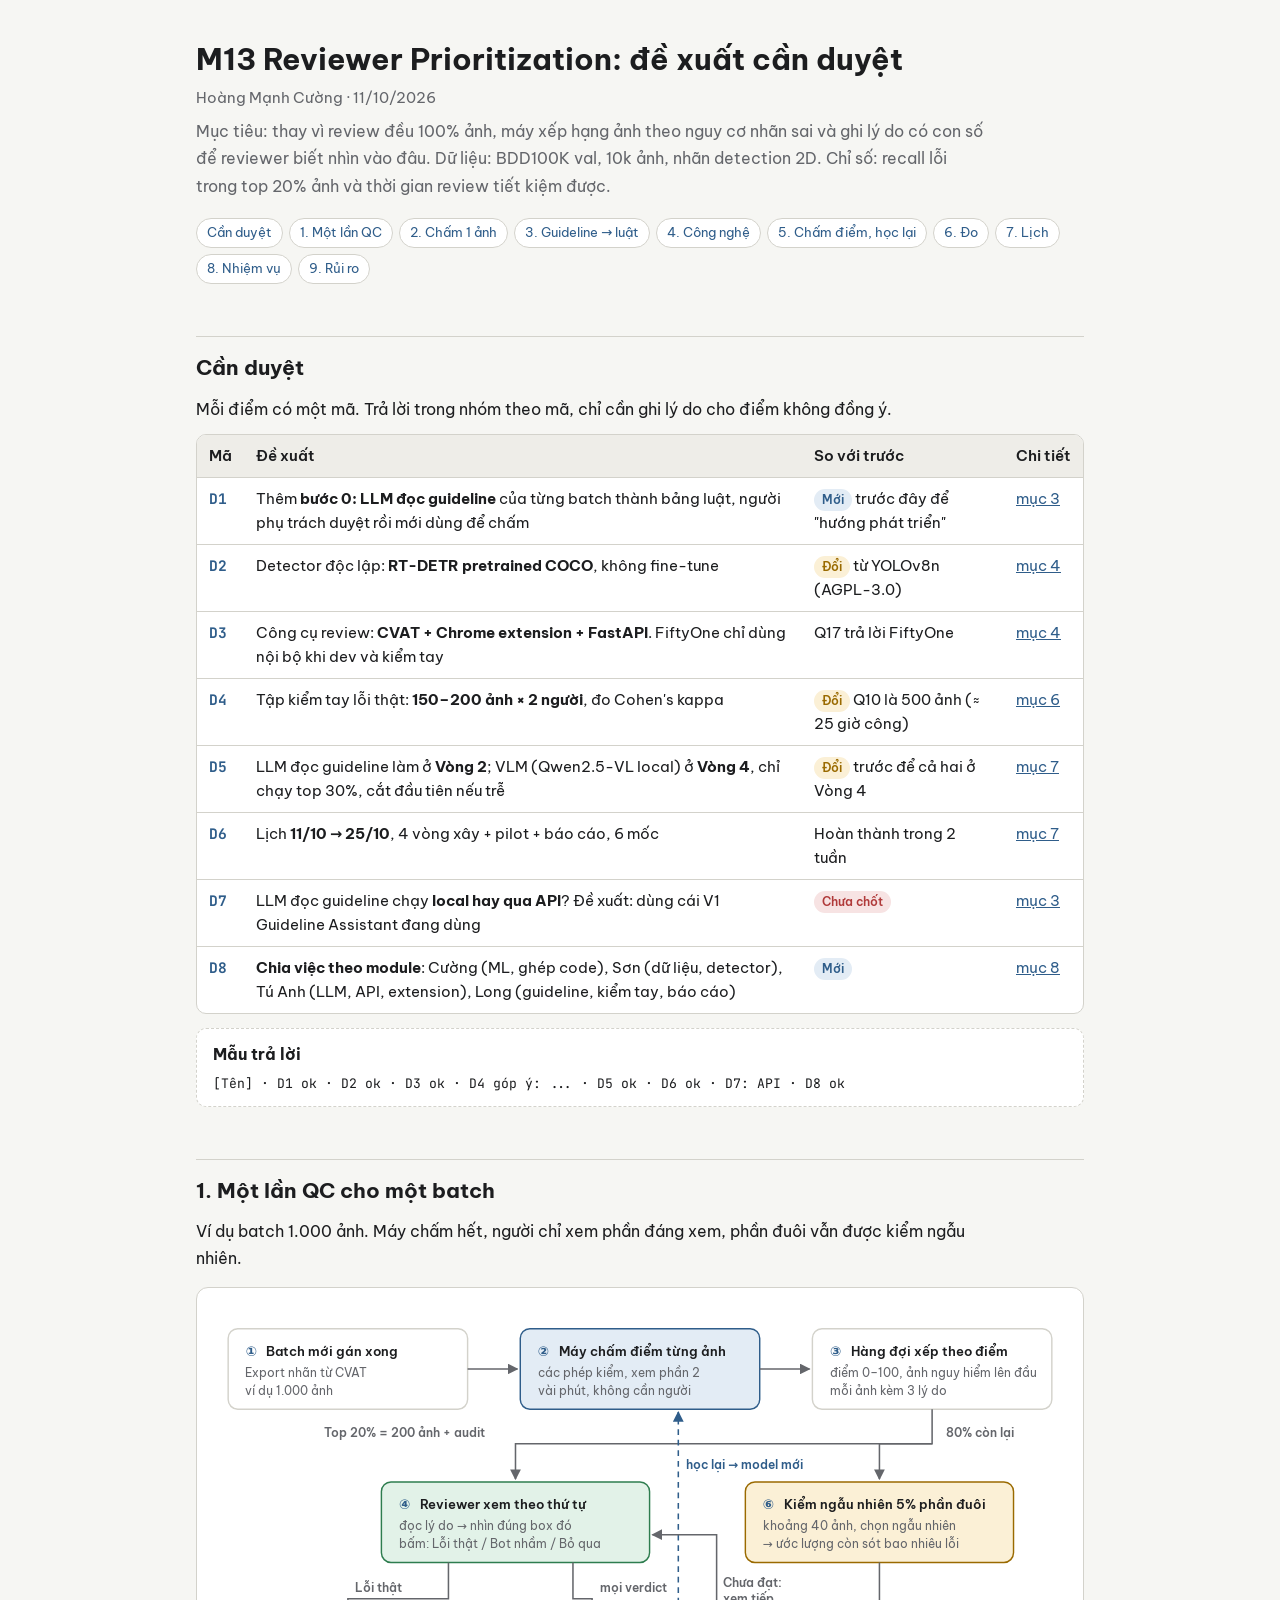
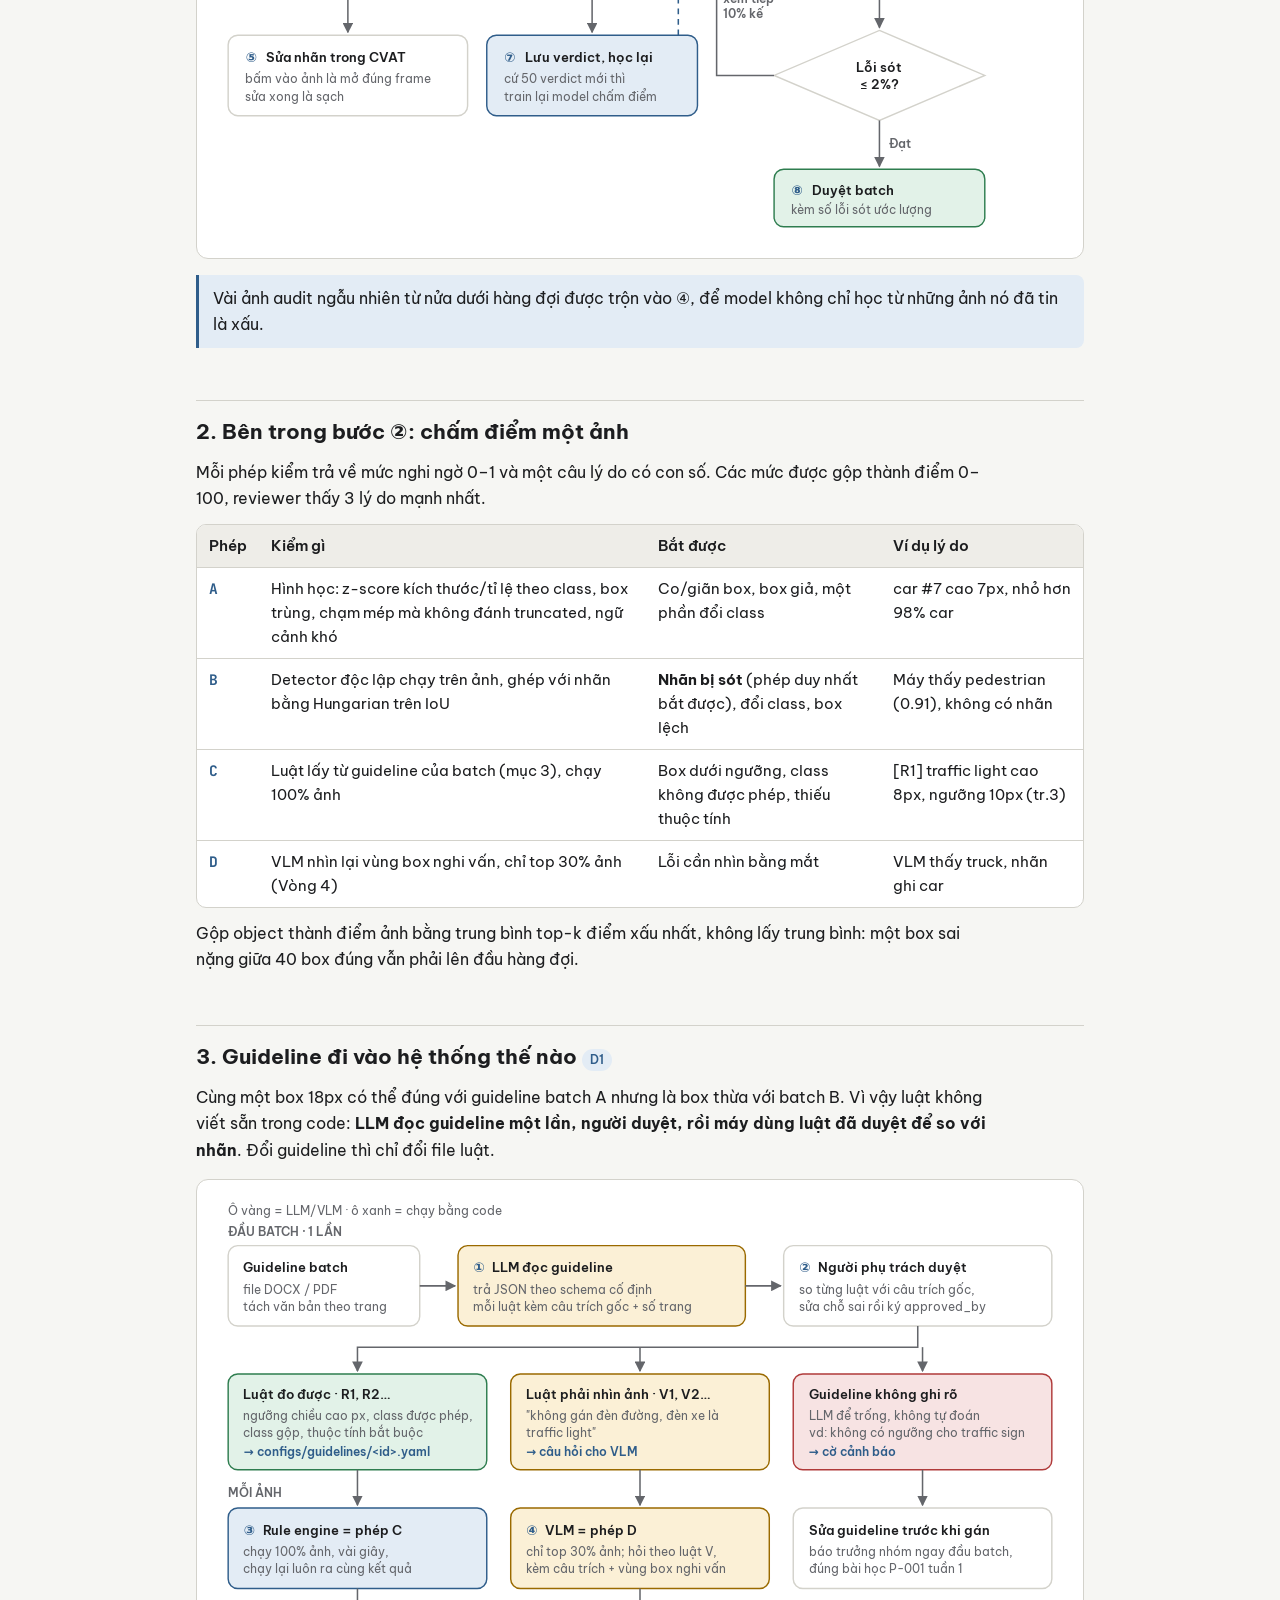
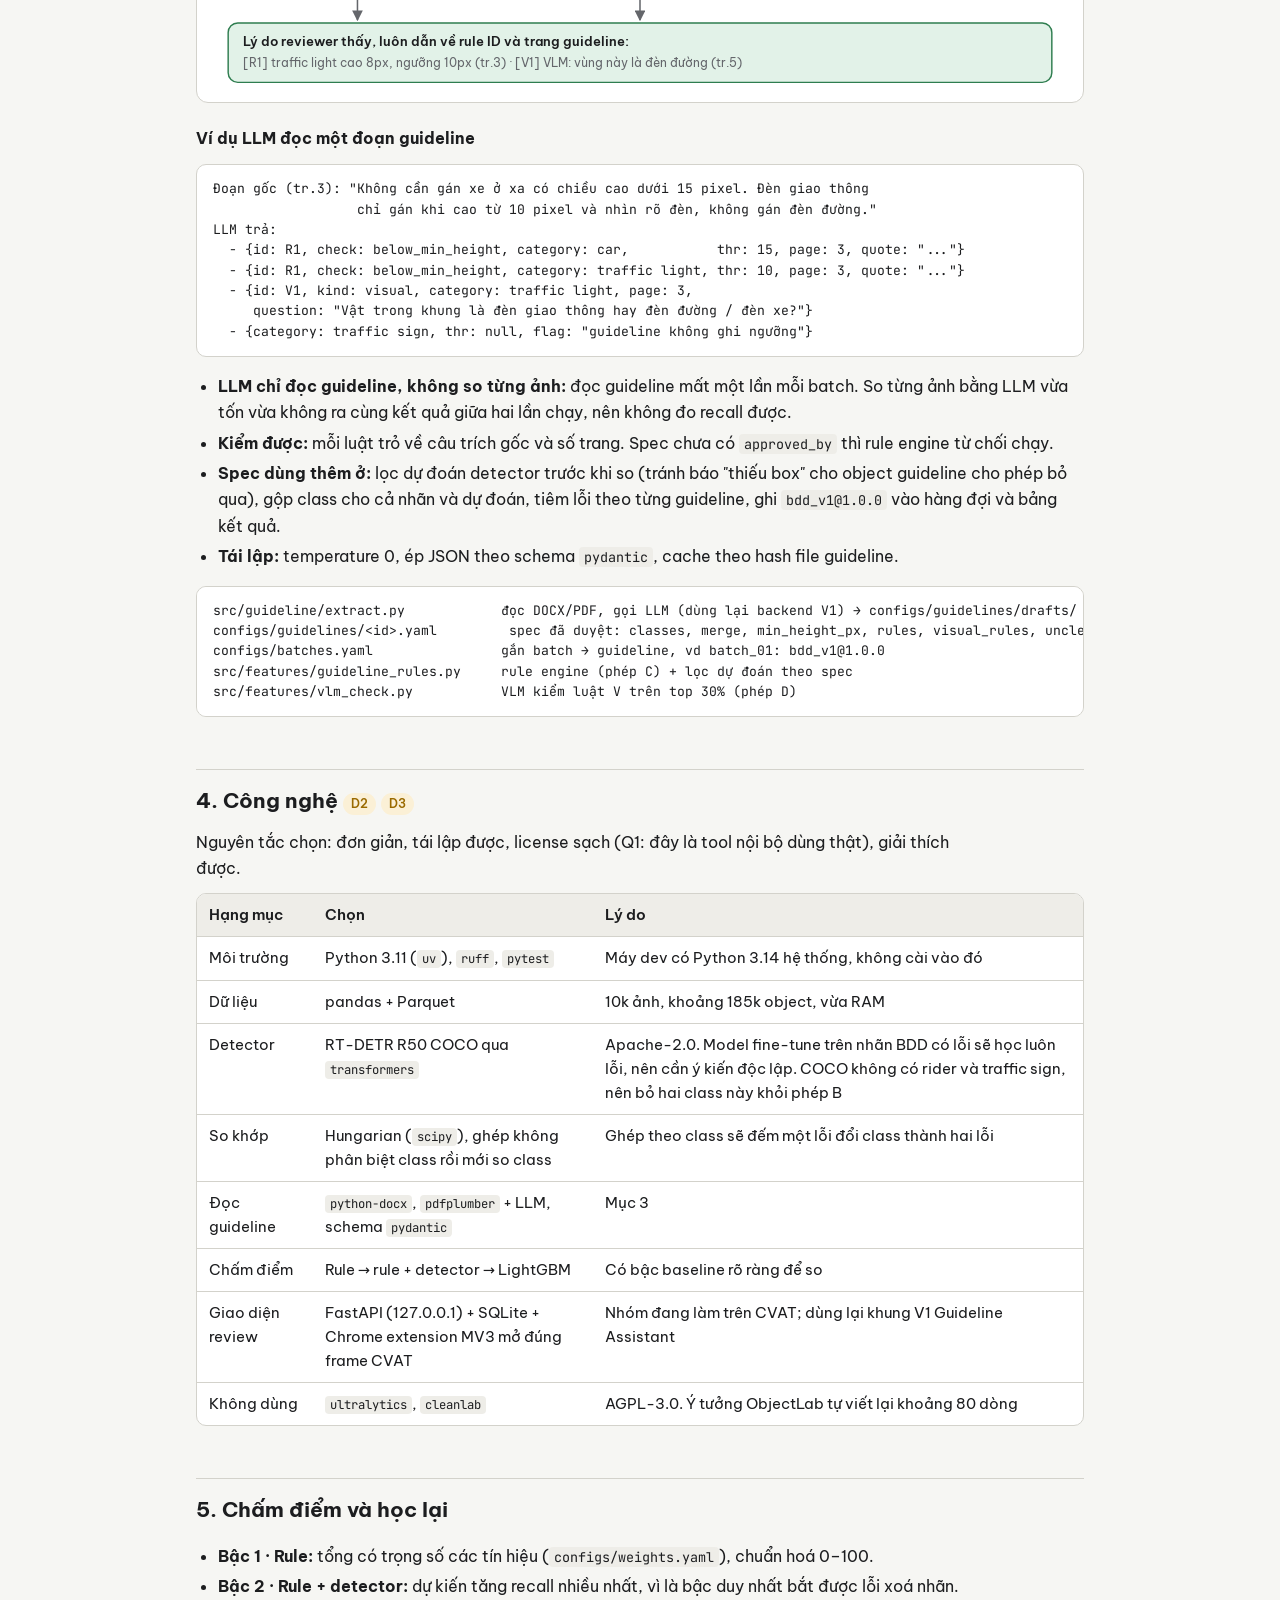
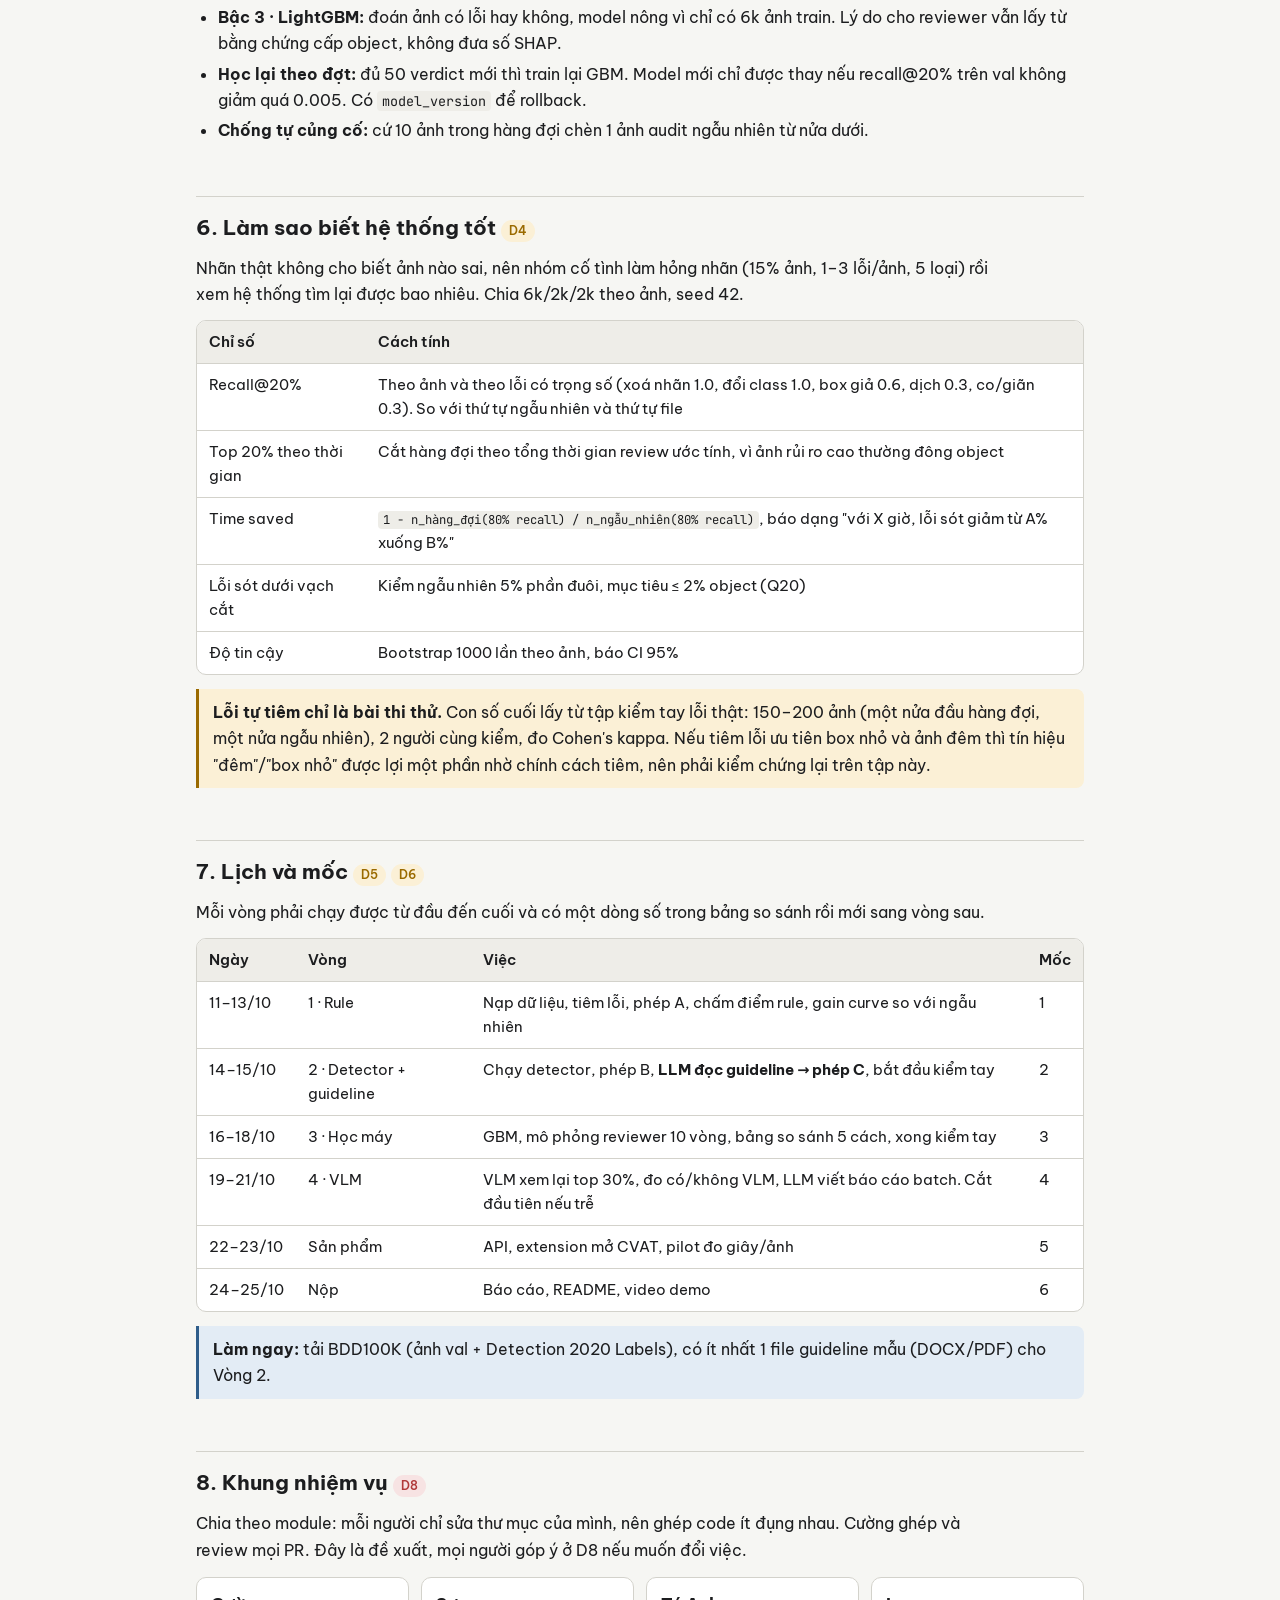
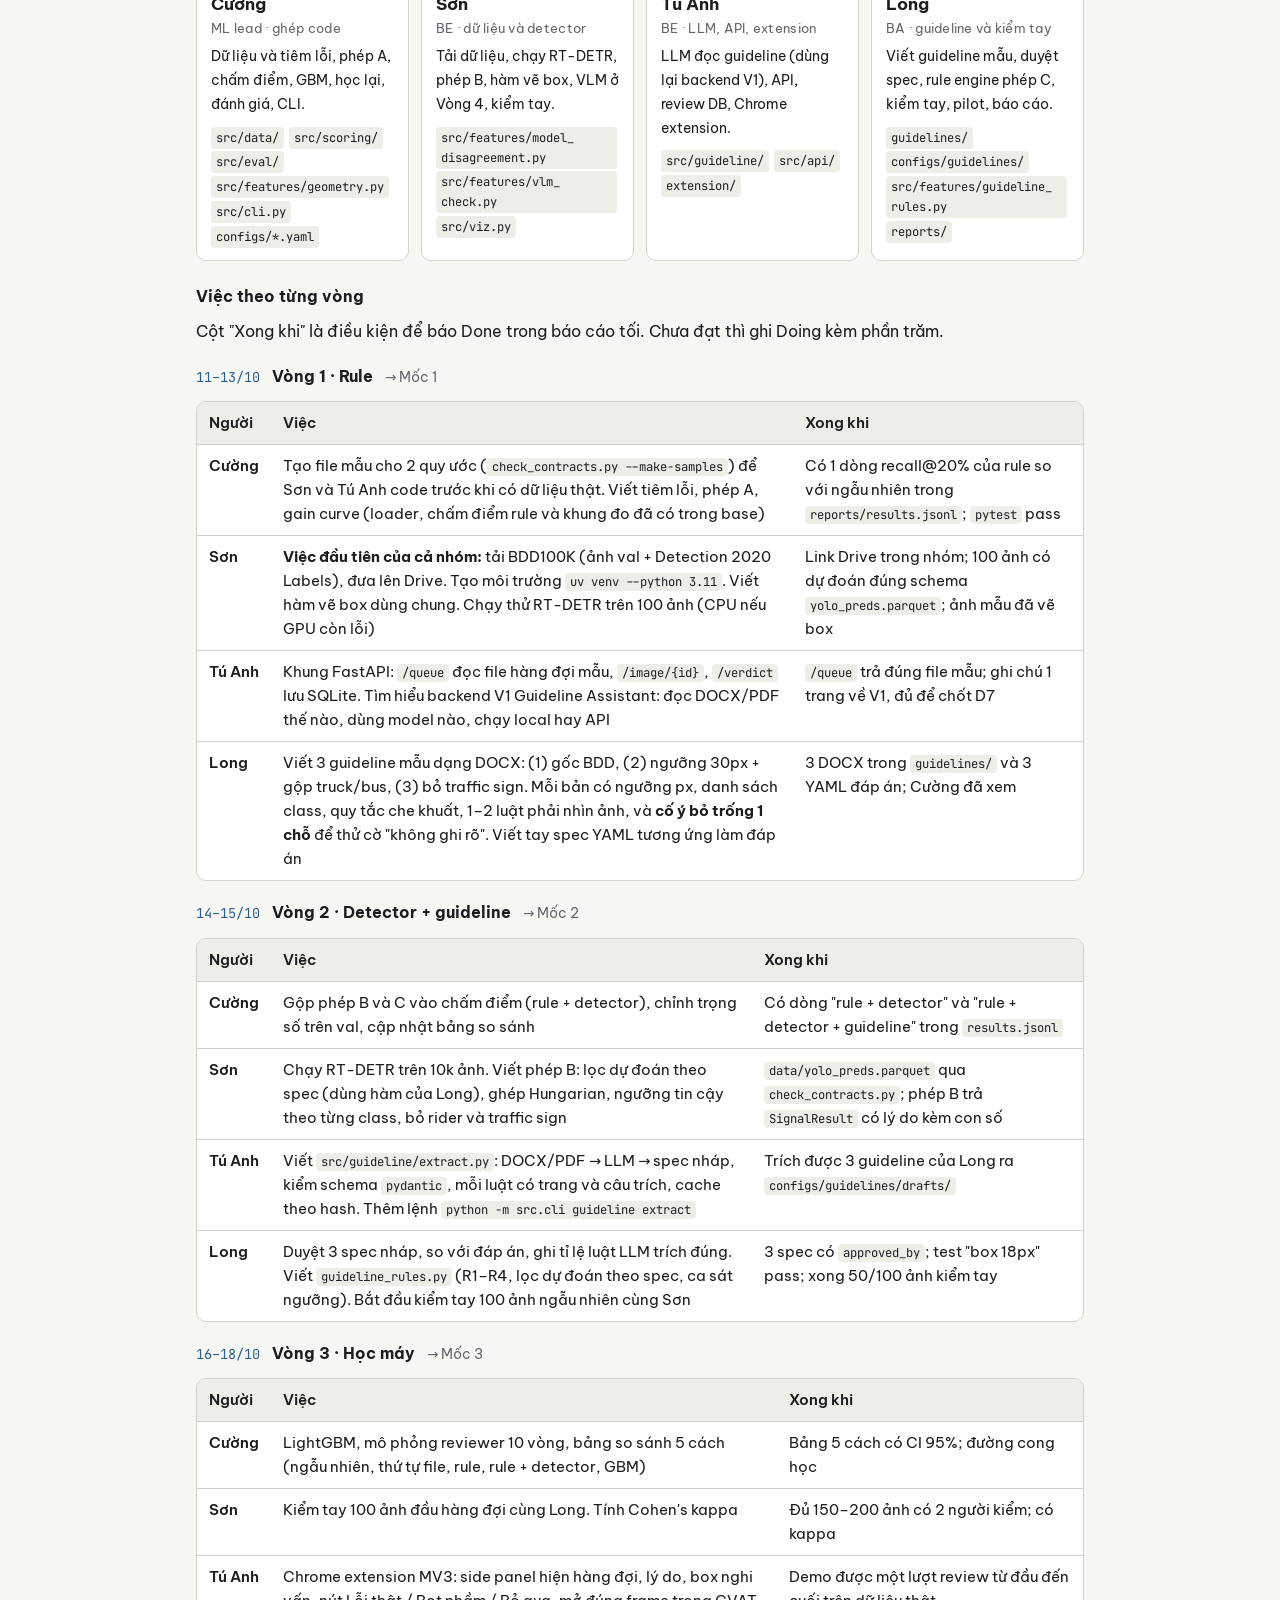
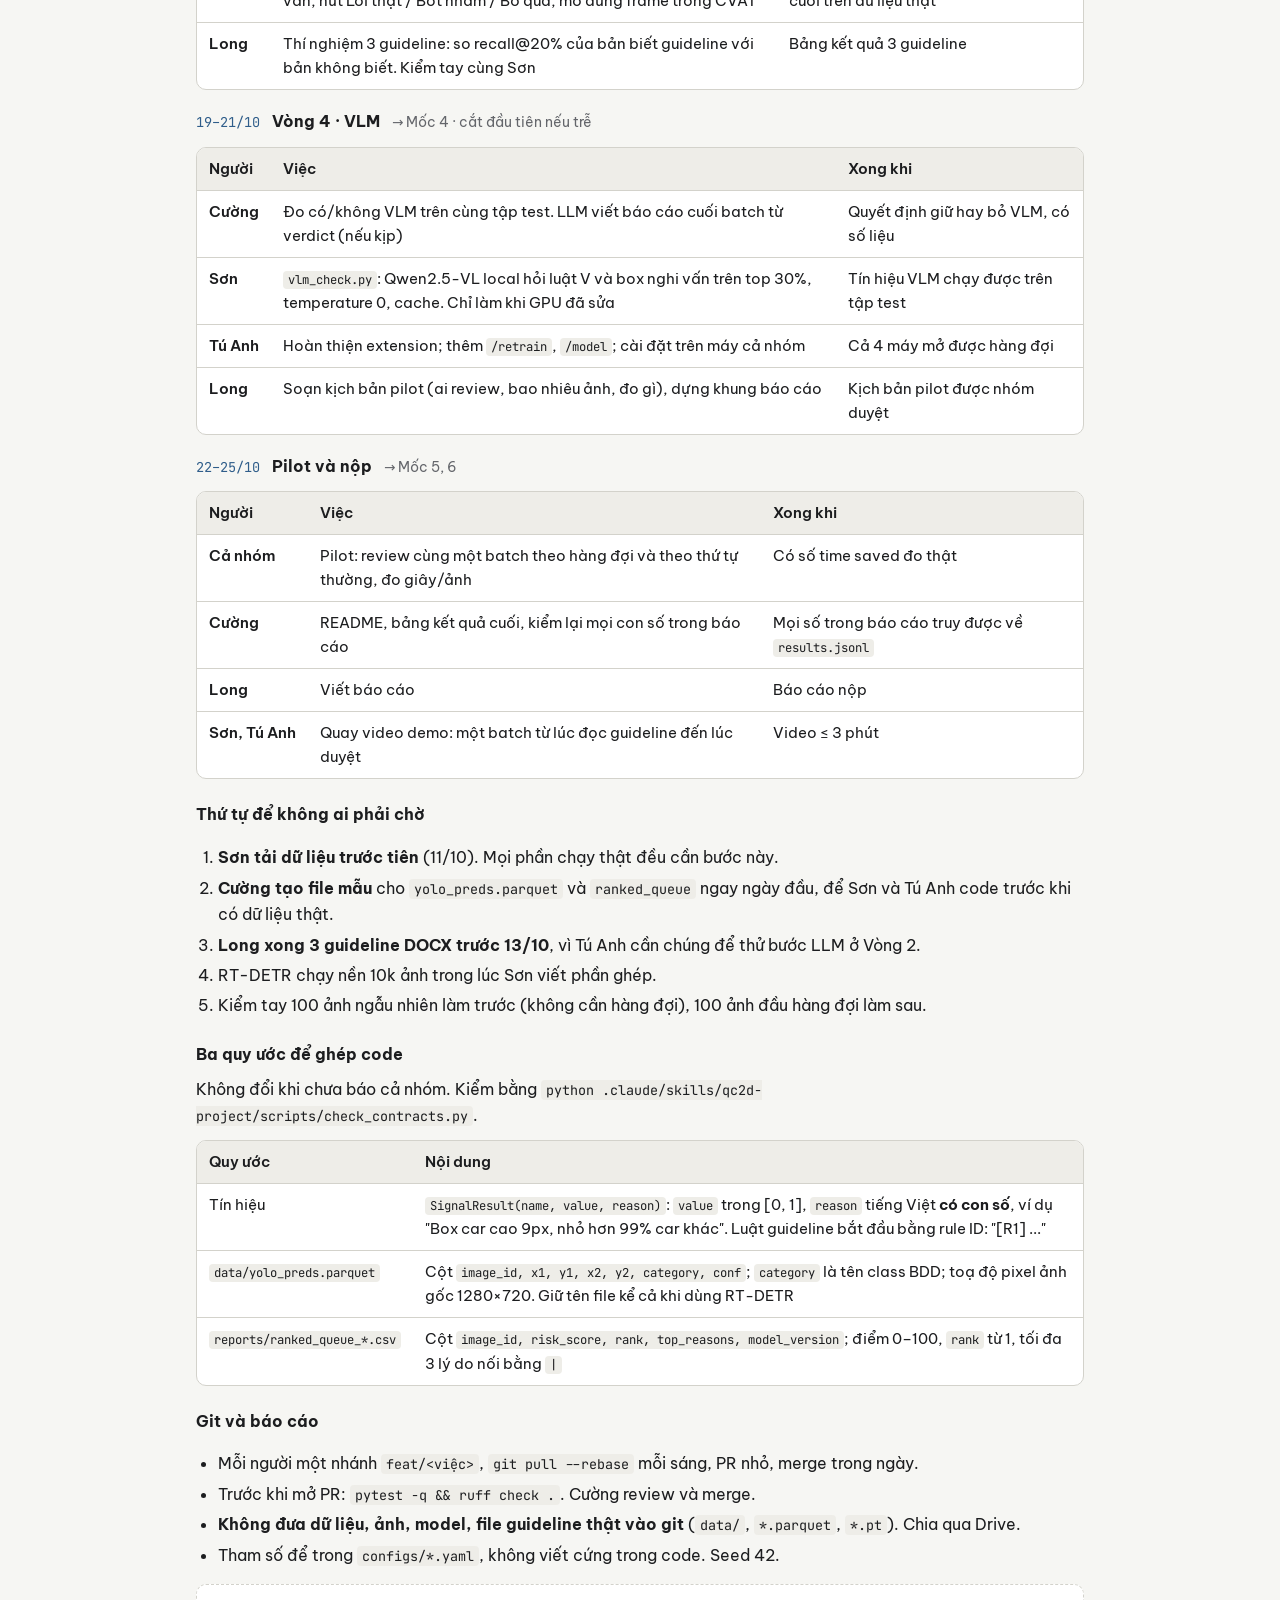
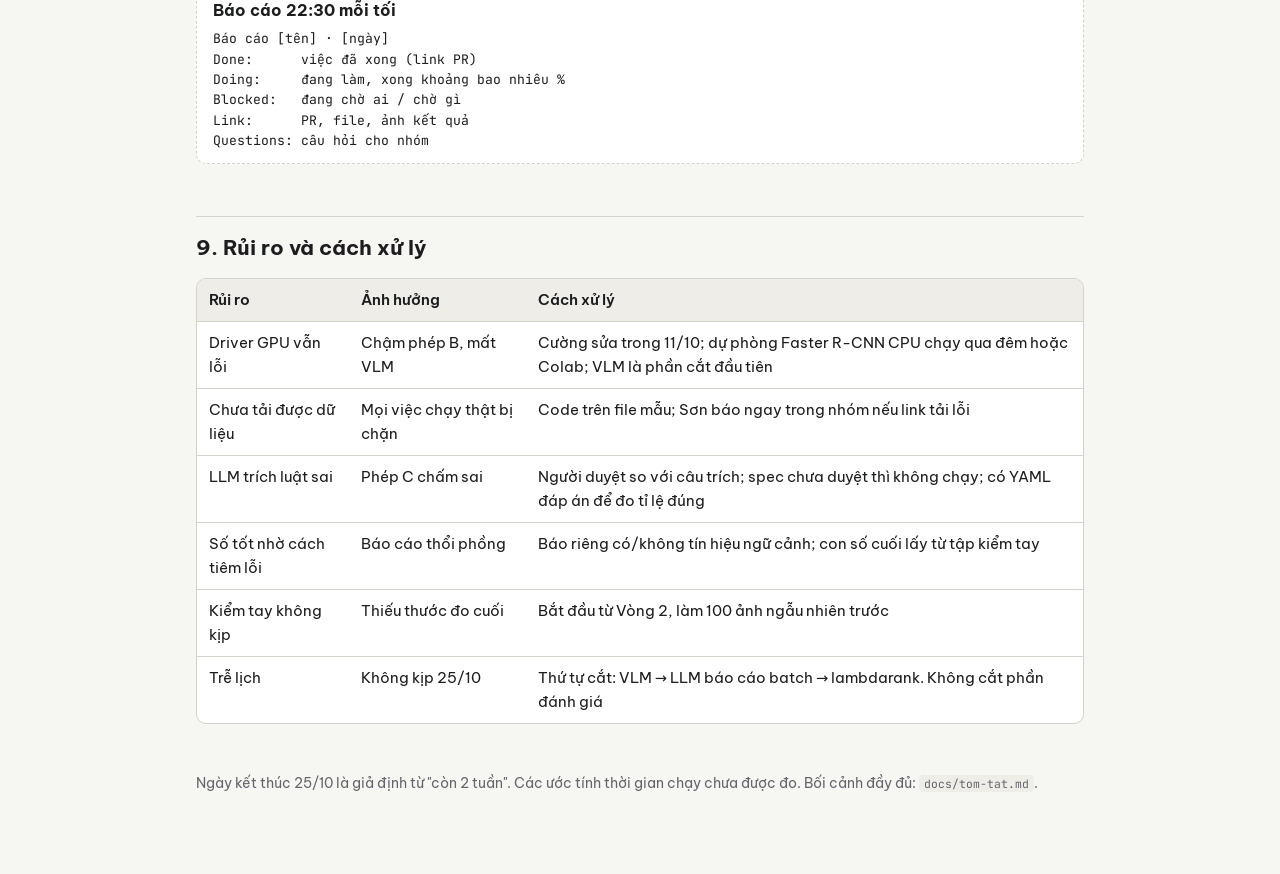
<file: docs/de-xuat.html>
<!doctype html>
<html lang="vi">
<head>
<meta charset="utf-8">
<meta name="viewport" content="width=device-width, initial-scale=1, viewport-fit=cover">
<title>M13 Đề xuất duyệt</title>
<link rel="preconnect" href="https://fonts.googleapis.com">
<link rel="stylesheet" href="https://fonts.googleapis.com/css2?family=Be+Vietnam+Pro:wght@400;600;700&family=JetBrains+Mono:wght@400&display=swap">
<style>
/* Layout: một cột đọc ~880px; danh sách duyệt ở đầu, chi tiết bên dưới theo thứ tự luồng */
:root{
  --bg:#f6f6f3; --surface:#ffffff; --surface-2:#eeede8; --text:#1c1d1f; --muted:#64666b;
  --border:#d3d2cb; --accent:#2f5d8a; --accent-soft:#e3ecf5;
  --ok:#2e7d4f; --ok-soft:#e2f2e8; --warn:#9a6a00; --warn-soft:#fbf0d6; --bad:#b03a3a; --bad-soft:#f7e3e3;
  --img:#2b3140;
  --sans:"Be Vietnam Pro",system-ui,-apple-system,"Segoe UI",Roboto,sans-serif;
  --mono:"JetBrains Mono",ui-monospace,Menlo,Consolas,monospace;
}
@media (prefers-color-scheme:dark){
  :root:not([data-theme="light"]){
    --bg:#161715; --surface:#1f201d; --surface-2:#282925; --text:#ecebe6; --muted:#a5a59e;
    --border:#4a4a44; --accent:#8fb6dd; --accent-soft:#22303d;
    --ok:#7cc79a; --ok-soft:#1e3127; --warn:#e3b95a; --warn-soft:#352c17; --bad:#e58c8c; --bad-soft:#3a2222;
    --img:#0e1118; color-scheme:dark;
  }
}
:root[data-theme="dark"]{
  --bg:#161715; --surface:#1f201d; --surface-2:#282925; --text:#ecebe6; --muted:#a5a59e;
  --border:#4a4a44; --accent:#8fb6dd; --accent-soft:#22303d;
  --ok:#7cc79a; --ok-soft:#1e3127; --warn:#e3b95a; --warn-soft:#352c17; --bad:#e58c8c; --bad-soft:#3a2222;
  --img:#0e1118; color-scheme:dark;
}
*{box-sizing:border-box}
body{margin:0;background:var(--bg);color:var(--text);font:16px/1.65 var(--sans)}
main{max-width:920px;margin:0 auto;padding:40px 16px 80px}
h1{font-size:1.9rem;line-height:1.25;margin:0 0 6px;text-wrap:balance}
h2{font-size:1.3rem;margin:52px 0 10px;padding-top:14px;border-top:1px solid var(--border);text-wrap:balance}
h3{font-size:1.02rem;margin:22px 0 6px}
p{margin:8px 0;max-width:72ch}
.meta{color:var(--muted);font-size:.92rem}
.lead{color:var(--muted);font-size:1.03rem;max-width:72ch}
nav{display:flex;flex-wrap:wrap;gap:6px;margin:18px 0 0}
nav a{font-size:.84rem;color:var(--accent);text-decoration:none;border:1px solid var(--border);background:var(--surface);padding:3px 10px;border-radius:999px}
nav a:focus-visible,a:focus-visible{outline:2px solid var(--accent);outline-offset:2px}
code{font-family:var(--mono);font-size:.84em;background:var(--surface-2);padding:1px 5px;border-radius:4px}
pre{font-family:var(--mono);font-size:.82rem;background:var(--surface);border:1px solid var(--border);border-radius:10px;padding:14px 16px;overflow-x:auto;line-height:1.55;margin:12px 0}
ol,ul{padding-left:22px} li{margin:4px 0}
.note{border-left:3px solid var(--accent);background:var(--accent-soft);padding:10px 14px;border-radius:0 8px 8px 0;margin:14px 0}
.note.warn{border-left-color:var(--warn);background:var(--warn-soft)}
.tbl{overflow-x:auto;border:1px solid var(--border);border-radius:10px;background:var(--surface);margin:12px 0}
table{border-collapse:collapse;width:100%;font-size:.91rem}
th,td{text-align:left;vertical-align:top;padding:9px 12px;border-bottom:1px solid var(--border)}
th{background:var(--surface-2);font-weight:600;white-space:nowrap}
tr:last-child td{border-bottom:0}
td.id{font-family:var(--mono);font-weight:700;color:var(--accent);white-space:nowrap}
.tag{display:inline-block;font-size:.75rem;font-weight:600;padding:1px 8px;border-radius:999px;white-space:nowrap}
.t-new{background:var(--accent-soft);color:var(--accent)}
.t-chg{background:var(--warn-soft);color:var(--warn)}
.t-open{background:var(--bad-soft);color:var(--bad)}
.reply{background:var(--surface);border:1px dashed var(--border);border-radius:10px;padding:12px 16px;margin:14px 0}
.reply pre{margin:6px 0 0;border:0;padding:0;background:none}
/* SVG */
.fig{background:var(--surface);border:1px solid var(--border);border-radius:12px;padding:12px;margin:16px 0;overflow-x:auto}
.fig svg{display:block;width:100%;min-width:640px;height:auto}
svg text{fill:var(--text);font-family:var(--sans);font-size:14px}
svg .t-s{font-size:12.5px;fill:var(--muted)}
svg .t-b{font-weight:600}
svg .t-n{font-weight:700;fill:var(--accent)}
svg .bx{fill:var(--surface);stroke:var(--border);stroke-width:1.5}
svg .bx-a{fill:var(--accent-soft);stroke:var(--accent);stroke-width:1.5}
svg .bx-ok{fill:var(--ok-soft);stroke:var(--ok);stroke-width:1.5}
svg .bx-w{fill:var(--warn-soft);stroke:var(--warn);stroke-width:1.5}
svg .bx-bad{fill:var(--bad-soft);stroke:var(--bad);stroke-width:1.5}
svg .ar{stroke:var(--muted);stroke-width:1.6;fill:none;marker-end:url(#arr)}
svg .ar-d{stroke:var(--accent);stroke-width:1.6;fill:none;stroke-dasharray:6 5;marker-end:url(#arrA)}
svg .mk{fill:var(--muted)} svg .mkA{fill:var(--accent)}
svg .lbl{font-size:12.5px;fill:var(--muted);font-weight:600}
svg .lblA{font-size:12.5px;fill:var(--accent);font-weight:600}
a{color:var(--accent)}
#plan + p + .tbl td:first-child{white-space:nowrap}
.people{display:grid;grid-template-columns:repeat(auto-fit,minmax(200px,1fr));gap:12px;margin:14px 0}
.person{background:var(--surface);border:1px solid var(--border);border-radius:10px;padding:12px 14px;min-width:0;font-size:.9rem}
.person p{margin:6px 0 8px}
.person code{display:inline-block;margin:2px 2px 0 0;font-size:.76rem;max-width:100%}
.pn{font-weight:700;font-size:1.05rem}
.pr{color:var(--muted);font-size:.82rem;letter-spacing:.02em}
.round{margin:18px 0}
.rh{display:flex;flex-wrap:wrap;align-items:baseline;gap:4px 12px}
.rd{font-family:var(--mono);font-size:.85rem;color:var(--accent);font-variant-numeric:tabular-nums}
.rm{color:var(--muted);font-size:.85rem}
td.who{font-weight:600;white-space:nowrap}
.round td:nth-child(3){min-width:180px}
@media (max-width:640px){
  .round table,.round tbody,.round tr,.round td{display:block}
  .round tr:first-child{display:none}
  .round tr{padding:10px 0;border-bottom:1px solid var(--border)}
  .round tr:last-child{border-bottom:0}
  .round td{border:0;padding:3px 14px;min-width:0}
  .round td:nth-child(3){min-width:0;color:var(--muted)}
  .round td:nth-child(3)::before{content:"Xong khi: ";font-weight:600;color:var(--text)}
}
footer{margin-top:48px;color:var(--muted);font-size:.85rem}
</style>
</head>
<body>
<main>

<h1>M13 Reviewer Prioritization: đề xuất cần duyệt</h1>
<p class="meta">Hoàng Mạnh Cường · 11/10/2026</p>
<p class="lead">Mục tiêu: thay vì review đều 100% ảnh, máy xếp hạng ảnh theo nguy cơ nhãn sai và ghi lý do có con số để reviewer biết nhìn vào đâu. Dữ liệu: BDD100K val, 10k ảnh, nhãn detection 2D. Chỉ số: recall lỗi trong top 20% ảnh và thời gian review tiết kiệm được.</p>
<nav><a href="#duyet">Cần duyệt</a><a href="#qc">1. Một lần QC</a><a href="#check">2. Chấm 1 ảnh</a><a href="#guideline">3. Guideline → luật</a><a href="#tech">4. Công nghệ</a><a href="#score">5. Chấm điểm, học lại</a><a href="#eval">6. Đo</a><a href="#plan">7. Lịch</a><a href="#task">8. Nhiệm vụ</a><a href="#risk">9. Rủi ro</a></nav>

<h2 id="duyet">Cần duyệt</h2>
<p>Mỗi điểm có một mã. Trả lời trong nhóm theo mã, chỉ cần ghi lý do cho điểm không đồng ý.</p>
<div class="tbl"><table>
<tr><th>Mã</th><th>Đề xuất</th><th>So với trước</th><th>Chi tiết</th></tr>
<tr><td class="id">D1</td><td>Thêm <strong>bước 0: LLM đọc guideline</strong> của từng batch thành bảng luật, người phụ trách duyệt rồi mới dùng để chấm</td><td><span class="tag t-new">Mới</span> trước đây để "hướng phát triển"</td><td><a href="#guideline">mục 3</a></td></tr>
<tr><td class="id">D2</td><td>Detector độc lập: <strong>RT-DETR pretrained COCO</strong>, không fine-tune</td><td><span class="tag t-chg">Đổi</span> từ YOLOv8n (AGPL-3.0)</td><td><a href="#tech">mục 4</a></td></tr>
<tr><td class="id">D3</td><td>Công cụ review: <strong>CVAT + Chrome extension + FastAPI</strong>. FiftyOne chỉ dùng nội bộ khi dev và kiểm tay</td><td>Q17 trả lời FiftyOne</td><td><a href="#tech">mục 4</a></td></tr>
<tr><td class="id">D4</td><td>Tập kiểm tay lỗi thật: <strong>150–200 ảnh × 2 người</strong>, đo Cohen's kappa</td><td><span class="tag t-chg">Đổi</span> Q10 là 500 ảnh (≈ 25 giờ công)</td><td><a href="#eval">mục 6</a></td></tr>
<tr><td class="id">D5</td><td>LLM đọc guideline làm ở <strong>Vòng 2</strong>; VLM (Qwen2.5-VL local) ở <strong>Vòng 4</strong>, chỉ chạy top 30%, cắt đầu tiên nếu trễ</td><td><span class="tag t-chg">Đổi</span> trước để cả hai ở Vòng 4</td><td><a href="#plan">mục 7</a></td></tr>
<tr><td class="id">D6</td><td>Lịch <strong>11/10 → 25/10</strong>, 4 vòng xây + pilot + báo cáo, 6 mốc</td><td>Hoàn thành trong 2 tuần</td><td><a href="#plan">mục 7</a></td></tr>
<tr><td class="id">D7</td><td>LLM đọc guideline chạy <strong>local hay qua API</strong>? Đề xuất: dùng cái V1 Guideline Assistant đang dùng</td><td><span class="tag t-open">Chưa chốt</span></td><td><a href="#guideline">mục 3</a></td></tr>
<tr><td class="id">D8</td><td><strong>Chia việc theo module</strong>: Cường (ML, ghép code), Sơn (dữ liệu, detector), Tú Anh (LLM, API, extension), Long (guideline, kiểm tay, báo cáo)</td><td><span class="tag t-new">Mới</span></td><td><a href="#task">mục 8</a></td></tr>
</table></div>
<div class="reply"><strong>Mẫu trả lời</strong>
<pre>[Tên] · D1 ok · D2 ok · D3 ok · D4 góp ý: ... · D5 ok · D6 ok · D7: API · D8 ok</pre></div>

<h2 id="qc">1. Một lần QC cho một batch</h2>
<p>Ví dụ batch 1.000 ảnh. Máy chấm hết, người chỉ xem phần đáng xem, phần đuôi vẫn được kiểm ngẫu nhiên.</p>
<svg width="0" height="0" style="position:absolute" aria-hidden="true"><defs>
<marker id="arr" viewBox="0 0 10 10" refX="9" refY="5" markerWidth="7" markerHeight="7" orient="auto-start-reverse"><path d="M0,0 L10,5 L0,10 z" class="mk"/></marker>
<marker id="arrA" viewBox="0 0 10 10" refX="9" refY="5" markerWidth="7" markerHeight="7" orient="auto-start-reverse"><path d="M0,0 L10,5 L0,10 z" class="mkA"/></marker>
</defs></svg>
<div class="fig">
<svg viewBox="0 0 900 570" role="img" aria-label="Sơ đồ một lần QC cho một batch">
  <!-- row 1 -->
  <rect class="bx" x="20" y="30" width="250" height="84" rx="10"/>
  <text x="38" y="58" class="t-n">①</text><text x="60" y="58" class="t-b">Batch mới gán xong</text>
  <text x="38" y="80" class="t-s">Export nhãn từ CVAT</text>
  <text x="38" y="99" class="t-s">ví dụ 1.000 ảnh</text>

  <rect class="bx-a" x="325" y="30" width="250" height="84" rx="10"/>
  <text x="343" y="58" class="t-n">②</text><text x="365" y="58" class="t-b">Máy chấm điểm từng ảnh</text>
  <text x="343" y="80" class="t-s">các phép kiểm, xem phần 2</text>
  <text x="343" y="99" class="t-s">vài phút, không cần người</text>

  <rect class="bx" x="630" y="30" width="250" height="84" rx="10"/>
  <text x="648" y="58" class="t-n">③</text><text x="670" y="58" class="t-b">Hàng đợi xếp theo điểm</text>
  <text x="648" y="80" class="t-s">điểm 0–100, ảnh nguy hiểm lên đầu</text>
  <text x="648" y="99" class="t-s">mỗi ảnh kèm 3 lý do</text>

  <path class="ar" d="M270 72 H322"/>
  <path class="ar" d="M575 72 H627"/>

  <!-- split -->
  <path class="ar" d="M755 114 V150 H320 V187"/>
  <path class="ar" d="M755 150 H700 V187"/>
  <text x="120" y="143" class="lbl">Top 20% = 200 ảnh + audit</text>
  <text x="770" y="143" class="lbl">80% còn lại</text>

  <!-- row 2 -->
  <rect class="bx-ok" x="180" y="190" width="280" height="84" rx="10"/>
  <text x="198" y="218" class="t-n">④</text><text x="220" y="218" class="t-b">Reviewer xem theo thứ tự</text>
  <text x="198" y="240" class="t-s">đọc lý do → nhìn đúng box đó</text>
  <text x="198" y="259" class="t-s">bấm: Lỗi thật / Bot nhầm / Bỏ qua</text>

  <rect class="bx-w" x="560" y="190" width="280" height="84" rx="10"/>
  <text x="578" y="218" class="t-n">⑥</text><text x="600" y="218" class="t-b">Kiểm ngẫu nhiên 5% phần đuôi</text>
  <text x="578" y="240" class="t-s">khoảng 40 ảnh, chọn ngẫu nhiên</text>
  <text x="578" y="259" class="t-s">→ ước lượng còn sót bao nhiêu lỗi</text>

  <!-- row 3 -->
  <path class="ar" d="M250 274 V312 H145 V347"/>
  <text x="152" y="305" class="lbl">Lỗi thật</text>
  <path class="ar" d="M380 274 V312 H400 V347"/>
  <text x="408" y="305" class="lbl">mọi verdict</text>

  <rect class="bx" x="20" y="350" width="250" height="84" rx="10"/>
  <text x="38" y="378" class="t-n">⑤</text><text x="60" y="378" class="t-b">Sửa nhãn trong CVAT</text>
  <text x="38" y="400" class="t-s">bấm vào ảnh là mở đúng frame</text>
  <text x="38" y="419" class="t-s">sửa xong là sạch</text>

  <rect class="bx-a" x="290" y="350" width="220" height="84" rx="10"/>
  <text x="308" y="378" class="t-n">⑦</text><text x="330" y="378" class="t-b">Lưu verdict, học lại</text>
  <text x="308" y="400" class="t-s">cứ 50 verdict mới thì</text>
  <text x="308" y="419" class="t-s">train lại model chấm điểm</text>

  <!-- feedback loop -->
  <path class="ar-d" d="M490 350 V117"/>
  <text x="498" y="176" class="lblA">học lại → model mới</text>

  <!-- decision -->
  <path class="ar" d="M700 274 V342"/>
  <polygon class="bx" points="700,345 810,392 700,439 590,392"/>
  <text x="700" y="388" text-anchor="middle" class="t-b">Lỗi sót</text>
  <text x="700" y="406" text-anchor="middle" class="t-b">≤ 2%?</text>

  <path class="ar" d="M590 392 H530 V245 H463"/>
  <text x="537" y="300" class="lbl">Chưa đạt:</text>
  <text x="537" y="316" class="lbl">xem tiếp</text>
  <text x="537" y="332" class="lbl">10% kế</text>

  <path class="ar" d="M700 439 V487"/>
  <text x="710" y="468" class="lbl">Đạt</text>
  <rect class="bx-ok" x="590" y="490" width="220" height="60" rx="10"/>
  <text x="608" y="517" class="t-n">⑧</text><text x="630" y="517" class="t-b">Duyệt batch</text>
  <text x="608" y="537" class="t-s">kèm số lỗi sót ước lượng</text>
</svg>
</div>
<div class="note">Vài ảnh audit ngẫu nhiên từ nửa dưới hàng đợi được trộn vào ④, để model không chỉ học từ những ảnh nó đã tin là xấu.</div>

<h2 id="check">2. Bên trong bước ②: chấm điểm một ảnh</h2>
<p>Mỗi phép kiểm trả về mức nghi ngờ 0–1 và một câu lý do có con số. Các mức được gộp thành điểm 0–100, reviewer thấy 3 lý do mạnh nhất.</p>
<div class="tbl"><table>
<tr><th>Phép</th><th>Kiểm gì</th><th>Bắt được</th><th>Ví dụ lý do</th></tr>
<tr><td class="id">A</td><td>Hình học: z-score kích thước/tỉ lệ theo class, box trùng, chạm mép mà không đánh truncated, ngữ cảnh khó</td><td>Co/giãn box, box giả, một phần đổi class</td><td>car #7 cao 7px, nhỏ hơn 98% car</td></tr>
<tr><td class="id">B</td><td>Detector độc lập chạy trên ảnh, ghép với nhãn bằng Hungarian trên IoU</td><td><strong>Nhãn bị sót</strong> (phép duy nhất bắt được), đổi class, box lệch</td><td>Máy thấy pedestrian (0.91), không có nhãn</td></tr>
<tr><td class="id">C</td><td>Luật lấy từ guideline của batch (mục 3), chạy 100% ảnh</td><td>Box dưới ngưỡng, class không được phép, thiếu thuộc tính</td><td>[R1] traffic light cao 8px, ngưỡng 10px (tr.3)</td></tr>
<tr><td class="id">D</td><td>VLM nhìn lại vùng box nghi vấn, chỉ top 30% ảnh (Vòng 4)</td><td>Lỗi cần nhìn bằng mắt</td><td>VLM thấy truck, nhãn ghi car</td></tr>
</table></div>
<p>Gộp object thành điểm ảnh bằng trung bình top-k điểm xấu nhất, không lấy trung bình: một box sai nặng giữa 40 box đúng vẫn phải lên đầu hàng đợi.</p>

<h2 id="guideline">3. Guideline đi vào hệ thống thế nào <span class="tag t-new">D1</span></h2>
<p>Cùng một box 18px có thể đúng với guideline batch A nhưng là box thừa với batch B. Vì vậy luật không viết sẵn trong code: <strong>LLM đọc guideline một lần, người duyệt, rồi máy dùng luật đã duyệt để so với nhãn</strong>. Đổi guideline thì chỉ đổi file luật.</p>
<div class="fig">
<svg viewBox="0 0 900 520" role="img" aria-label="Guideline được LLM đọc, người duyệt, rồi chia thành luật đo được và luật nhìn ảnh">
  <text x="20" y="24" class="t-s">Ô vàng = LLM/VLM · ô xanh = chạy bằng code</text>

  <!-- row 1 -->
  <text x="20" y="46" class="lbl">ĐẦU BATCH · 1 LẦN</text>
  <rect class="bx" x="20" y="56" width="200" height="84" rx="10"/>
  <text x="36" y="84" class="t-b">Guideline batch</text>
  <text x="36" y="106" class="t-s">file DOCX / PDF</text>
  <text x="36" y="124" class="t-s">tách văn bản theo trang</text>

  <rect class="bx-w" x="260" y="56" width="300" height="84" rx="10"/>
  <text x="276" y="84" class="t-n">①</text><text x="296" y="84" class="t-b">LLM đọc guideline</text>
  <text x="276" y="106" class="t-s">trả JSON theo schema cố định</text>
  <text x="276" y="124" class="t-s">mỗi luật kèm câu trích gốc + số trang</text>

  <rect class="bx" x="600" y="56" width="280" height="84" rx="10"/>
  <text x="616" y="84" class="t-n">②</text><text x="636" y="84" class="t-b">Người phụ trách duyệt</text>
  <text x="616" y="106" class="t-s">so từng luật với câu trích gốc,</text>
  <text x="616" y="124" class="t-s">sửa chỗ sai rồi ký approved_by</text>

  <path class="ar" d="M220 98 H257"/><path class="ar" d="M560 98 H597"/>
  <path class="ar" d="M740 140 V162 H155 V187"/>
  <path class="ar" d="M450 162 V187"/>
  <path class="ar" d="M745 162 V187"/>

  <!-- row 2: three kinds -->
  <rect class="bx-ok" x="20" y="190" width="270" height="100" rx="10"/>
  <text x="36" y="216" class="t-b">Luật đo được · R1, R2…</text>
  <text x="36" y="238" class="t-s">ngưỡng chiều cao px, class được phép,</text>
  <text x="36" y="256" class="t-s">class gộp, thuộc tính bắt buộc</text>
  <text x="36" y="276" class="lblA">→ configs/guidelines/&lt;id&gt;.yaml</text>

  <rect class="bx-w" x="315" y="190" width="270" height="100" rx="10"/>
  <text x="331" y="216" class="t-b">Luật phải nhìn ảnh · V1, V2…</text>
  <text x="331" y="238" class="t-s">"không gán đèn đường, đèn xe là</text>
  <text x="331" y="256" class="t-s">traffic light"</text>
  <text x="331" y="276" class="lblA">→ câu hỏi cho VLM</text>

  <rect class="bx-bad" x="610" y="190" width="270" height="100" rx="10"/>
  <text x="626" y="216" class="t-b">Guideline không ghi rõ</text>
  <text x="626" y="238" class="t-s">LLM để trống, không tự đoán</text>
  <text x="626" y="256" class="t-s">vd: không có ngưỡng cho traffic sign</text>
  <text x="626" y="276" class="lblA">→ cờ cảnh báo</text>

  <path class="ar" d="M155 290 V327"/><path class="ar" d="M450 290 V327"/><path class="ar" d="M745 290 V327"/>

  <!-- row 3: use -->
  <text x="20" y="318" class="lbl">MỖI ẢNH</text>
  <rect class="bx-a" x="20" y="330" width="270" height="84" rx="10"/>
  <text x="36" y="358" class="t-n">③</text><text x="56" y="358" class="t-b">Rule engine = phép C</text>
  <text x="36" y="380" class="t-s">chạy 100% ảnh, vài giây,</text>
  <text x="36" y="398" class="t-s">chạy lại luôn ra cùng kết quả</text>

  <rect class="bx-w" x="315" y="330" width="270" height="84" rx="10"/>
  <text x="331" y="358" class="t-n">④</text><text x="351" y="358" class="t-b">VLM = phép D</text>
  <text x="331" y="380" class="t-s">chỉ top 30% ảnh; hỏi theo luật V,</text>
  <text x="331" y="398" class="t-s">kèm câu trích + vùng box nghi vấn</text>

  <rect class="bx" x="610" y="330" width="270" height="84" rx="10"/>
  <text x="626" y="358" class="t-b">Sửa guideline trước khi gán</text>
  <text x="626" y="380" class="t-s">báo trưởng nhóm ngay đầu batch,</text>
  <text x="626" y="398" class="t-s">đúng bài học P-001 tuần 1</text>

  <path class="ar" d="M155 414 V447"/><path class="ar" d="M450 414 V447"/>

  <!-- row 4: reason -->
  <rect class="bx-ok" x="20" y="450" width="860" height="62" rx="10"/>
  <text x="36" y="474" class="t-b">Lý do reviewer thấy, luôn dẫn về rule ID và trang guideline:</text>
  <text x="36" y="496" class="t-s">[R1] traffic light cao 8px, ngưỡng 10px (tr.3) · [V1] VLM: vùng này là đèn đường (tr.5)</text>
</svg>
</div>
<h3>Ví dụ LLM đọc một đoạn guideline</h3>
<pre>Đoạn gốc (tr.3): "Không cần gán xe ở xa có chiều cao dưới 15 pixel. Đèn giao thông
                  chỉ gán khi cao từ 10 pixel và nhìn rõ đèn, không gán đèn đường."
LLM trả:
  - {id: R1, check: below_min_height, category: car,           thr: 15, page: 3, quote: "..."}
  - {id: R1, check: below_min_height, category: traffic light, thr: 10, page: 3, quote: "..."}
  - {id: V1, kind: visual, category: traffic light, page: 3,
     question: "Vật trong khung là đèn giao thông hay đèn đường / đèn xe?"}
  - {category: traffic sign, thr: null, flag: "guideline không ghi ngưỡng"}</pre>
<ul>
  <li><strong>LLM chỉ đọc guideline, không so từng ảnh:</strong> đọc guideline mất một lần mỗi batch. So từng ảnh bằng LLM vừa tốn vừa không ra cùng kết quả giữa hai lần chạy, nên không đo recall được.</li>
  <li><strong>Kiểm được:</strong> mỗi luật trỏ về câu trích gốc và số trang. Spec chưa có <code>approved_by</code> thì rule engine từ chối chạy.</li>
  <li><strong>Spec dùng thêm ở:</strong> lọc dự đoán detector trước khi so (tránh báo "thiếu box" cho object guideline cho phép bỏ qua), gộp class cho cả nhãn và dự đoán, tiêm lỗi theo từng guideline, ghi <code>bdd_v1@1.0.0</code> vào hàng đợi và bảng kết quả.</li>
  <li><strong>Tái lập:</strong> temperature 0, ép JSON theo schema <code>pydantic</code>, cache theo hash file guideline.</li>
</ul>
<pre>src/guideline/extract.py            đọc DOCX/PDF, gọi LLM (dùng lại backend V1) → configs/guidelines/drafts/
configs/guidelines/&lt;id&gt;.yaml         spec đã duyệt: classes, merge, min_height_px, rules, visual_rules, unclear
configs/batches.yaml                gắn batch → guideline, vd batch_01: bdd_v1@1.0.0
src/features/guideline_rules.py     rule engine (phép C) + lọc dự đoán theo spec
src/features/vlm_check.py           VLM kiểm luật V trên top 30% (phép D)</pre>

<h2 id="tech">4. Công nghệ <span class="tag t-chg">D2</span> <span class="tag t-chg">D3</span></h2>
<p>Nguyên tắc chọn: đơn giản, tái lập được, license sạch (Q1: đây là tool nội bộ dùng thật), giải thích được.</p>
<div class="tbl"><table>
<tr><th>Hạng mục</th><th>Chọn</th><th>Lý do</th></tr>
<tr><td>Môi trường</td><td>Python 3.11 (<code>uv</code>), <code>ruff</code>, <code>pytest</code></td><td>Máy dev có Python 3.14 hệ thống, không cài vào đó</td></tr>
<tr><td>Dữ liệu</td><td>pandas + Parquet</td><td>10k ảnh, khoảng 185k object, vừa RAM</td></tr>
<tr><td>Detector</td><td>RT-DETR R50 COCO qua <code>transformers</code></td><td>Apache-2.0. Model fine-tune trên nhãn BDD có lỗi sẽ học luôn lỗi, nên cần ý kiến độc lập. COCO không có rider và traffic sign, nên bỏ hai class này khỏi phép B</td></tr>
<tr><td>So khớp</td><td>Hungarian (<code>scipy</code>), ghép không phân biệt class rồi mới so class</td><td>Ghép theo class sẽ đếm một lỗi đổi class thành hai lỗi</td></tr>
<tr><td>Đọc guideline</td><td><code>python-docx</code>, <code>pdfplumber</code> + LLM, schema <code>pydantic</code></td><td>Mục 3</td></tr>
<tr><td>Chấm điểm</td><td>Rule → rule + detector → LightGBM</td><td>Có bậc baseline rõ ràng để so</td></tr>
<tr><td>Giao diện review</td><td>FastAPI (127.0.0.1) + SQLite + Chrome extension MV3 mở đúng frame CVAT</td><td>Nhóm đang làm trên CVAT; dùng lại khung V1 Guideline Assistant</td></tr>
<tr><td>Không dùng</td><td><code>ultralytics</code>, <code>cleanlab</code></td><td>AGPL-3.0. Ý tưởng ObjectLab tự viết lại khoảng 80 dòng</td></tr>
</table></div>

<h2 id="score">5. Chấm điểm và học lại</h2>
<ul>
  <li><strong>Bậc 1 · Rule:</strong> tổng có trọng số các tín hiệu (<code>configs/weights.yaml</code>), chuẩn hoá 0–100.</li>
  <li><strong>Bậc 2 · Rule + detector:</strong> dự kiến tăng recall nhiều nhất, vì là bậc duy nhất bắt được lỗi xoá nhãn.</li>
  <li><strong>Bậc 3 · LightGBM:</strong> đoán ảnh có lỗi hay không, model nông vì chỉ có 6k ảnh train. Lý do cho reviewer vẫn lấy từ bằng chứng cấp object, không đưa số SHAP.</li>
  <li><strong>Học lại theo đợt:</strong> đủ 50 verdict mới thì train lại GBM. Model mới chỉ được thay nếu recall@20% trên val không giảm quá 0.005. Có <code>model_version</code> để rollback.</li>
  <li><strong>Chống tự củng cố:</strong> cứ 10 ảnh trong hàng đợi chèn 1 ảnh audit ngẫu nhiên từ nửa dưới.</li>
</ul>

<h2 id="eval">6. Làm sao biết hệ thống tốt <span class="tag t-chg">D4</span></h2>
<p>Nhãn thật không cho biết ảnh nào sai, nên nhóm cố tình làm hỏng nhãn (15% ảnh, 1–3 lỗi/ảnh, 5 loại) rồi xem hệ thống tìm lại được bao nhiêu. Chia 6k/2k/2k theo ảnh, seed 42.</p>
<div class="tbl"><table>
<tr><th>Chỉ số</th><th>Cách tính</th></tr>
<tr><td>Recall@20%</td><td>Theo ảnh và theo lỗi có trọng số (xoá nhãn 1.0, đổi class 1.0, box giả 0.6, dịch 0.3, co/giãn 0.3). So với thứ tự ngẫu nhiên và thứ tự file</td></tr>
<tr><td>Top 20% theo thời gian</td><td>Cắt hàng đợi theo tổng thời gian review ước tính, vì ảnh rủi ro cao thường đông object</td></tr>
<tr><td>Time saved</td><td><code>1 − n_hàng_đợi(80% recall) / n_ngẫu_nhiên(80% recall)</code>, báo dạng "với X giờ, lỗi sót giảm từ A% xuống B%"</td></tr>
<tr><td>Lỗi sót dưới vạch cắt</td><td>Kiểm ngẫu nhiên 5% phần đuôi, mục tiêu ≤ 2% object (Q20)</td></tr>
<tr><td>Độ tin cậy</td><td>Bootstrap 1000 lần theo ảnh, báo CI 95%</td></tr>
</table></div>
<div class="note warn"><strong>Lỗi tự tiêm chỉ là bài thi thử.</strong> Con số cuối lấy từ tập kiểm tay lỗi thật: 150–200 ảnh (một nửa đầu hàng đợi, một nửa ngẫu nhiên), 2 người cùng kiểm, đo Cohen's kappa. Nếu tiêm lỗi ưu tiên box nhỏ và ảnh đêm thì tín hiệu "đêm"/"box nhỏ" được lợi một phần nhờ chính cách tiêm, nên phải kiểm chứng lại trên tập này.</div>

<h2 id="plan">7. Lịch và mốc <span class="tag t-chg">D5</span> <span class="tag t-chg">D6</span></h2>
<p>Mỗi vòng phải chạy được từ đầu đến cuối và có một dòng số trong bảng so sánh rồi mới sang vòng sau.</p>
<div class="tbl"><table>
<tr><th>Ngày</th><th>Vòng</th><th>Việc</th><th>Mốc</th></tr>
<tr><td>11–13/10</td><td>1 · Rule</td><td>Nạp dữ liệu, tiêm lỗi, phép A, chấm điểm rule, gain curve so với ngẫu nhiên</td><td>1</td></tr>
<tr><td>14–15/10</td><td>2 · Detector + guideline</td><td>Chạy detector, phép B, <strong>LLM đọc guideline → phép C</strong>, bắt đầu kiểm tay</td><td>2</td></tr>
<tr><td>16–18/10</td><td>3 · Học máy</td><td>GBM, mô phỏng reviewer 10 vòng, bảng so sánh 5 cách, xong kiểm tay</td><td>3</td></tr>
<tr><td>19–21/10</td><td>4 · VLM</td><td>VLM xem lại top 30%, đo có/không VLM, LLM viết báo cáo batch. Cắt đầu tiên nếu trễ</td><td>4</td></tr>
<tr><td>22–23/10</td><td>Sản phẩm</td><td>API, extension mở CVAT, pilot đo giây/ảnh</td><td>5</td></tr>
<tr><td>24–25/10</td><td>Nộp</td><td>Báo cáo, README, video demo</td><td>6</td></tr>
</table></div>
<div class="note"><strong>Làm ngay:</strong> tải BDD100K (ảnh val + Detection 2020 Labels), có ít nhất 1 file guideline mẫu (DOCX/PDF) cho Vòng 2.</div>

<h2 id="task">8. Khung nhiệm vụ <span class="tag t-open">D8</span></h2>
<p>Chia theo module: mỗi người chỉ sửa thư mục của mình, nên ghép code ít đụng nhau. Cường ghép và review mọi PR. Đây là đề xuất, mọi người góp ý ở D8 nếu muốn đổi việc.</p>

<div class="people">
  <div class="person"><div class="pn">Cường</div><div class="pr">ML lead · ghép code</div>
    <p>Dữ liệu và tiêm lỗi, phép A, chấm điểm, GBM, học lại, đánh giá, CLI.</p>
    <code>src/<wbr>data/<wbr></code> <code>src/<wbr>scoring/<wbr></code> <code>src/<wbr>eval/<wbr></code> <code>src/<wbr>features/<wbr>geometry.py</code> <code>src/<wbr>cli.py</code> <code>configs/<wbr>*.yaml</code></div>
  <div class="person"><div class="pn">Sơn</div><div class="pr">BE · dữ liệu và detector</div>
    <p>Tải dữ liệu, chạy RT-DETR, phép B, hàm vẽ box, VLM ở Vòng 4, kiểm tay.</p>
    <code>src/<wbr>features/<wbr>model_<wbr>disagreement.py</code> <code>src/<wbr>features/<wbr>vlm_<wbr>check.py</code> <code>src/<wbr>viz.py</code></div>
  <div class="person"><div class="pn">Tú Anh</div><div class="pr">BE · LLM, API, extension</div>
    <p>LLM đọc guideline (dùng lại backend V1), API, review DB, Chrome extension.</p>
    <code>src/<wbr>guideline/<wbr></code> <code>src/<wbr>api/<wbr></code> <code>extension/<wbr></code></div>
  <div class="person"><div class="pn">Long</div><div class="pr">BA · guideline và kiểm tay</div>
    <p>Viết guideline mẫu, duyệt spec, rule engine phép C, kiểm tay, pilot, báo cáo.</p>
    <code>guidelines/<wbr></code> <code>configs/<wbr>guidelines/<wbr></code> <code>src/<wbr>features/<wbr>guideline_<wbr>rules.py</code> <code>reports/<wbr></code></div>
</div>

<h3>Việc theo từng vòng</h3>
<p>Cột "Xong khi" là điều kiện để báo Done trong báo cáo tối. Chưa đạt thì ghi Doing kèm phần trăm.</p>

<div class="round"><div class="rh"><span class="rd">11–13/10</span><strong>Vòng 1 · Rule</strong><span class="rm">→ Mốc 1</span></div>
<div class="tbl"><table>
<tr><th>Người</th><th>Việc</th><th>Xong khi</th></tr>
<tr><td class="who">Cường</td><td>Tạo file mẫu cho 2 quy ước (<code>check_contracts.py --make-samples</code>) để Sơn và Tú Anh code trước khi có dữ liệu thật. Viết tiêm lỗi, phép A, gain curve (loader, chấm điểm rule và khung đo đã có trong base)</td><td>Có 1 dòng recall@20% của rule so với ngẫu nhiên trong <code>reports/results.jsonl</code>; <code>pytest</code> pass</td></tr>
<tr><td class="who">Sơn</td><td><strong>Việc đầu tiên của cả nhóm:</strong> tải BDD100K (ảnh val + Detection 2020 Labels), đưa lên Drive. Tạo môi trường <code>uv venv --python 3.11</code>. Viết hàm vẽ box dùng chung. Chạy thử RT-DETR trên 100 ảnh (CPU nếu GPU còn lỗi)</td><td>Link Drive trong nhóm; 100 ảnh có dự đoán đúng schema <code>yolo_preds.parquet</code>; ảnh mẫu đã vẽ box</td></tr>
<tr><td class="who">Tú Anh</td><td>Khung FastAPI: <code>/queue</code> đọc file hàng đợi mẫu, <code>/image/{id}</code>, <code>/verdict</code> lưu SQLite. Tìm hiểu backend V1 Guideline Assistant: đọc DOCX/PDF thế nào, dùng model nào, chạy local hay API</td><td><code>/queue</code> trả đúng file mẫu; ghi chú 1 trang về V1, đủ để chốt D7</td></tr>
<tr><td class="who">Long</td><td>Viết 3 guideline mẫu dạng DOCX: (1) gốc BDD, (2) ngưỡng 30px + gộp truck/bus, (3) bỏ traffic sign. Mỗi bản có ngưỡng px, danh sách class, quy tắc che khuất, 1–2 luật phải nhìn ảnh, và <strong>cố ý bỏ trống 1 chỗ</strong> để thử cờ "không ghi rõ". Viết tay spec YAML tương ứng làm đáp án</td><td>3 DOCX trong <code>guidelines/</code> và 3 YAML đáp án; Cường đã xem</td></tr>
</table></div></div>

<div class="round"><div class="rh"><span class="rd">14–15/10</span><strong>Vòng 2 · Detector + guideline</strong><span class="rm">→ Mốc 2</span></div>
<div class="tbl"><table>
<tr><th>Người</th><th>Việc</th><th>Xong khi</th></tr>
<tr><td class="who">Cường</td><td>Gộp phép B và C vào chấm điểm (rule + detector), chỉnh trọng số trên val, cập nhật bảng so sánh</td><td>Có dòng "rule + detector" và "rule + detector + guideline" trong <code>results.jsonl</code></td></tr>
<tr><td class="who">Sơn</td><td>Chạy RT-DETR trên 10k ảnh. Viết phép B: lọc dự đoán theo spec (dùng hàm của Long), ghép Hungarian, ngưỡng tin cậy theo từng class, bỏ rider và traffic sign</td><td><code>data/yolo_preds.parquet</code> qua <code>check_contracts.py</code>; phép B trả <code>SignalResult</code> có lý do kèm con số</td></tr>
<tr><td class="who">Tú Anh</td><td>Viết <code>src/guideline/extract.py</code>: DOCX/PDF → LLM → spec nháp, kiểm schema <code>pydantic</code>, mỗi luật có trang và câu trích, cache theo hash. Thêm lệnh <code>python -m src.cli guideline extract</code></td><td>Trích được 3 guideline của Long ra <code>configs/guidelines/drafts/</code></td></tr>
<tr><td class="who">Long</td><td>Duyệt 3 spec nháp, so với đáp án, ghi tỉ lệ luật LLM trích đúng. Viết <code>guideline_rules.py</code> (R1–R4, lọc dự đoán theo spec, ca sát ngưỡng). Bắt đầu kiểm tay 100 ảnh ngẫu nhiên cùng Sơn</td><td>3 spec có <code>approved_by</code>; test "box 18px" pass; xong 50/100 ảnh kiểm tay</td></tr>
</table></div></div>

<div class="round"><div class="rh"><span class="rd">16–18/10</span><strong>Vòng 3 · Học máy</strong><span class="rm">→ Mốc 3</span></div>
<div class="tbl"><table>
<tr><th>Người</th><th>Việc</th><th>Xong khi</th></tr>
<tr><td class="who">Cường</td><td>LightGBM, mô phỏng reviewer 10 vòng, bảng so sánh 5 cách (ngẫu nhiên, thứ tự file, rule, rule + detector, GBM)</td><td>Bảng 5 cách có CI 95%; đường cong học</td></tr>
<tr><td class="who">Sơn</td><td>Kiểm tay 100 ảnh đầu hàng đợi cùng Long. Tính Cohen's kappa</td><td>Đủ 150–200 ảnh có 2 người kiểm; có kappa</td></tr>
<tr><td class="who">Tú Anh</td><td>Chrome extension MV3: side panel hiện hàng đợi, lý do, box nghi vấn, nút Lỗi thật / Bot nhầm / Bỏ qua, mở đúng frame trong CVAT</td><td>Demo được một lượt review từ đầu đến cuối trên dữ liệu thật</td></tr>
<tr><td class="who">Long</td><td>Thí nghiệm 3 guideline: so recall@20% của bản biết guideline với bản không biết. Kiểm tay cùng Sơn</td><td>Bảng kết quả 3 guideline</td></tr>
</table></div></div>

<div class="round"><div class="rh"><span class="rd">19–21/10</span><strong>Vòng 4 · VLM</strong><span class="rm">→ Mốc 4 · cắt đầu tiên nếu trễ</span></div>
<div class="tbl"><table>
<tr><th>Người</th><th>Việc</th><th>Xong khi</th></tr>
<tr><td class="who">Cường</td><td>Đo có/không VLM trên cùng tập test. LLM viết báo cáo cuối batch từ verdict (nếu kịp)</td><td>Quyết định giữ hay bỏ VLM, có số liệu</td></tr>
<tr><td class="who">Sơn</td><td><code>vlm_check.py</code>: Qwen2.5-VL local hỏi luật V và box nghi vấn trên top 30%, temperature 0, cache. Chỉ làm khi GPU đã sửa</td><td>Tín hiệu VLM chạy được trên tập test</td></tr>
<tr><td class="who">Tú Anh</td><td>Hoàn thiện extension; thêm <code>/retrain</code>, <code>/model</code>; cài đặt trên máy cả nhóm</td><td>Cả 4 máy mở được hàng đợi</td></tr>
<tr><td class="who">Long</td><td>Soạn kịch bản pilot (ai review, bao nhiêu ảnh, đo gì), dựng khung báo cáo</td><td>Kịch bản pilot được nhóm duyệt</td></tr>
</table></div></div>

<div class="round"><div class="rh"><span class="rd">22–25/10</span><strong>Pilot và nộp</strong><span class="rm">→ Mốc 5, 6</span></div>
<div class="tbl"><table>
<tr><th>Người</th><th>Việc</th><th>Xong khi</th></tr>
<tr><td class="who">Cả nhóm</td><td>Pilot: review cùng một batch theo hàng đợi và theo thứ tự thường, đo giây/ảnh</td><td>Có số time saved đo thật</td></tr>
<tr><td class="who">Cường</td><td>README, bảng kết quả cuối, kiểm lại mọi con số trong báo cáo</td><td>Mọi số trong báo cáo truy được về <code>results.jsonl</code></td></tr>
<tr><td class="who">Long</td><td>Viết báo cáo</td><td>Báo cáo nộp</td></tr>
<tr><td class="who">Sơn, Tú Anh</td><td>Quay video demo: một batch từ lúc đọc guideline đến lúc duyệt</td><td>Video ≤ 3 phút</td></tr>
</table></div></div>

<h3>Thứ tự để không ai phải chờ</h3>
<ol>
  <li><strong>Sơn tải dữ liệu trước tiên</strong> (11/10). Mọi phần chạy thật đều cần bước này.</li>
  <li><strong>Cường tạo file mẫu</strong> cho <code>yolo_preds.parquet</code> và <code>ranked_queue</code> ngay ngày đầu, để Sơn và Tú Anh code trước khi có dữ liệu thật.</li>
  <li><strong>Long xong 3 guideline DOCX trước 13/10</strong>, vì Tú Anh cần chúng để thử bước LLM ở Vòng 2.</li>
  <li>RT-DETR chạy nền 10k ảnh trong lúc Sơn viết phần ghép.</li>
  <li>Kiểm tay 100 ảnh ngẫu nhiên làm trước (không cần hàng đợi), 100 ảnh đầu hàng đợi làm sau.</li>
</ol>

<h3>Ba quy ước để ghép code</h3>
<p>Không đổi khi chưa báo cả nhóm. Kiểm bằng <code>python .claude/skills/qc2d-project/scripts/check_contracts.py</code>.</p>
<div class="tbl"><table>
<tr><th>Quy ước</th><th>Nội dung</th></tr>
<tr><td>Tín hiệu</td><td><code>SignalResult(name, value, reason)</code>: <code>value</code> trong [0, 1], <code>reason</code> tiếng Việt <strong>có con số</strong>, ví dụ "Box car cao 9px, nhỏ hơn 99% car khác". Luật guideline bắt đầu bằng rule ID: "[R1] ..."</td></tr>
<tr><td><code>data/yolo_preds.parquet</code></td><td>Cột <code>image_id, x1, y1, x2, y2, category, conf</code>; <code>category</code> là tên class BDD; toạ độ pixel ảnh gốc 1280×720. Giữ tên file kể cả khi dùng RT-DETR</td></tr>
<tr><td><code>reports/ranked_queue_*.csv</code></td><td>Cột <code>image_id, risk_score, rank, top_reasons, model_version</code>; điểm 0–100, <code>rank</code> từ 1, tối đa 3 lý do nối bằng <code> | </code></td></tr>
</table></div>

<h3>Git và báo cáo</h3>
<ul>
  <li>Mỗi người một nhánh <code>feat/&lt;việc&gt;</code>, <code>git pull --rebase</code> mỗi sáng, PR nhỏ, merge trong ngày.</li>
  <li>Trước khi mở PR: <code>pytest -q &amp;&amp; ruff check .</code>. Cường review và merge.</li>
  <li><strong>Không đưa dữ liệu, ảnh, model, file guideline thật vào git</strong> (<code>data/</code>, <code>*.parquet</code>, <code>*.pt</code>). Chia qua Drive.</li>
  <li>Tham số để trong <code>configs/*.yaml</code>, không viết cứng trong code. Seed 42.</li>
</ul>
<div class="reply"><strong>Báo cáo 22:30 mỗi tối</strong>
<pre>Báo cáo [tên] · [ngày]
Done:      việc đã xong (link PR)
Doing:     đang làm, xong khoảng bao nhiêu %
Blocked:   đang chờ ai / chờ gì
Link:      PR, file, ảnh kết quả
Questions: câu hỏi cho nhóm</pre></div>

<h2 id="risk">9. Rủi ro và cách xử lý</h2>
<div class="tbl"><table>
<tr><th>Rủi ro</th><th>Ảnh hưởng</th><th>Cách xử lý</th></tr>
<tr><td>Driver GPU vẫn lỗi</td><td>Chậm phép B, mất VLM</td><td>Cường sửa trong 11/10; dự phòng Faster R-CNN CPU chạy qua đêm hoặc Colab; VLM là phần cắt đầu tiên</td></tr>
<tr><td>Chưa tải được dữ liệu</td><td>Mọi việc chạy thật bị chặn</td><td>Code trên file mẫu; Sơn báo ngay trong nhóm nếu link tải lỗi</td></tr>
<tr><td>LLM trích luật sai</td><td>Phép C chấm sai</td><td>Người duyệt so với câu trích; spec chưa duyệt thì không chạy; có YAML đáp án để đo tỉ lệ đúng</td></tr>
<tr><td>Số tốt nhờ cách tiêm lỗi</td><td>Báo cáo thổi phồng</td><td>Báo riêng có/không tín hiệu ngữ cảnh; con số cuối lấy từ tập kiểm tay</td></tr>
<tr><td>Kiểm tay không kịp</td><td>Thiếu thước đo cuối</td><td>Bắt đầu từ Vòng 2, làm 100 ảnh ngẫu nhiên trước</td></tr>
<tr><td>Trễ lịch</td><td>Không kịp 25/10</td><td>Thứ tự cắt: VLM → LLM báo cáo batch → lambdarank. Không cắt phần đánh giá</td></tr>
</table></div>

<footer>Ngày kết thúc 25/10 là giả định từ "còn 2 tuần". Các ước tính thời gian chạy chưa được đo. Bối cảnh đầy đủ: <code>docs/tom-tat.md</code>.</footer>
</main>
</body>
</html>
</file>
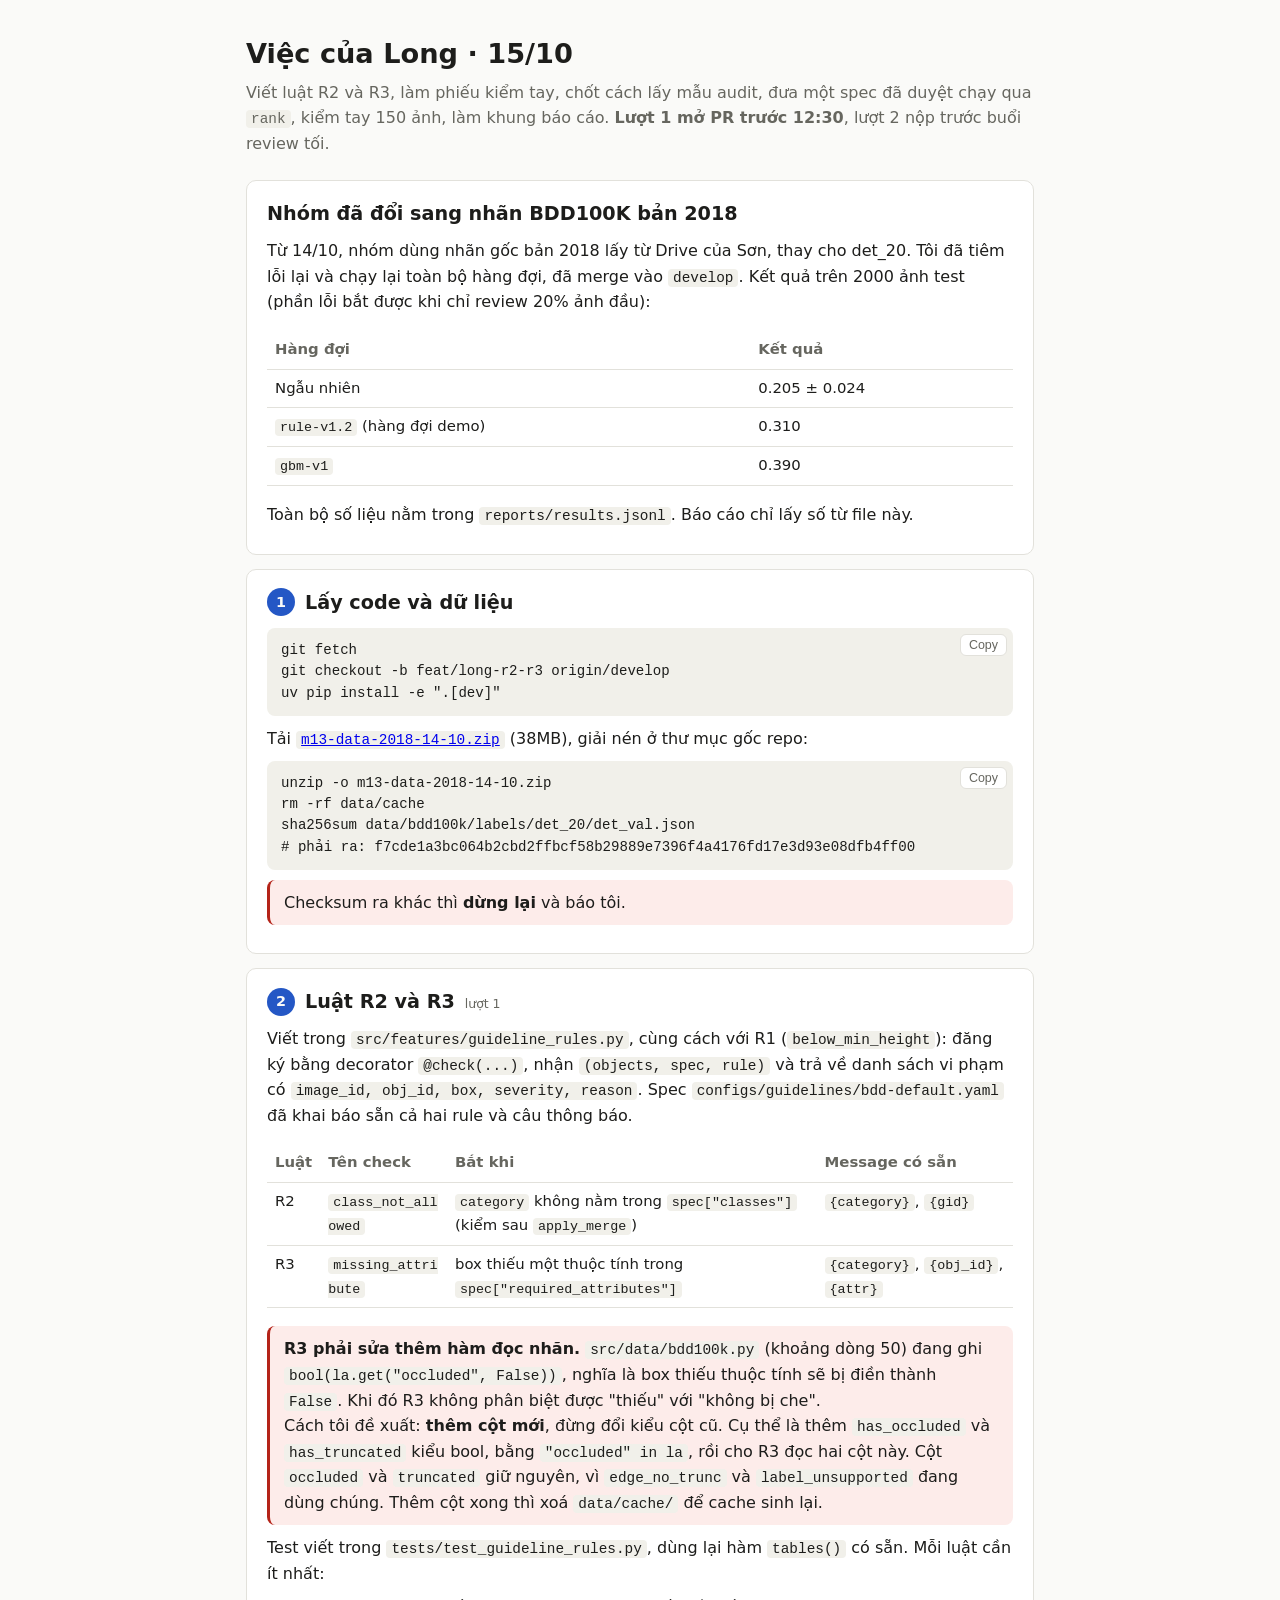
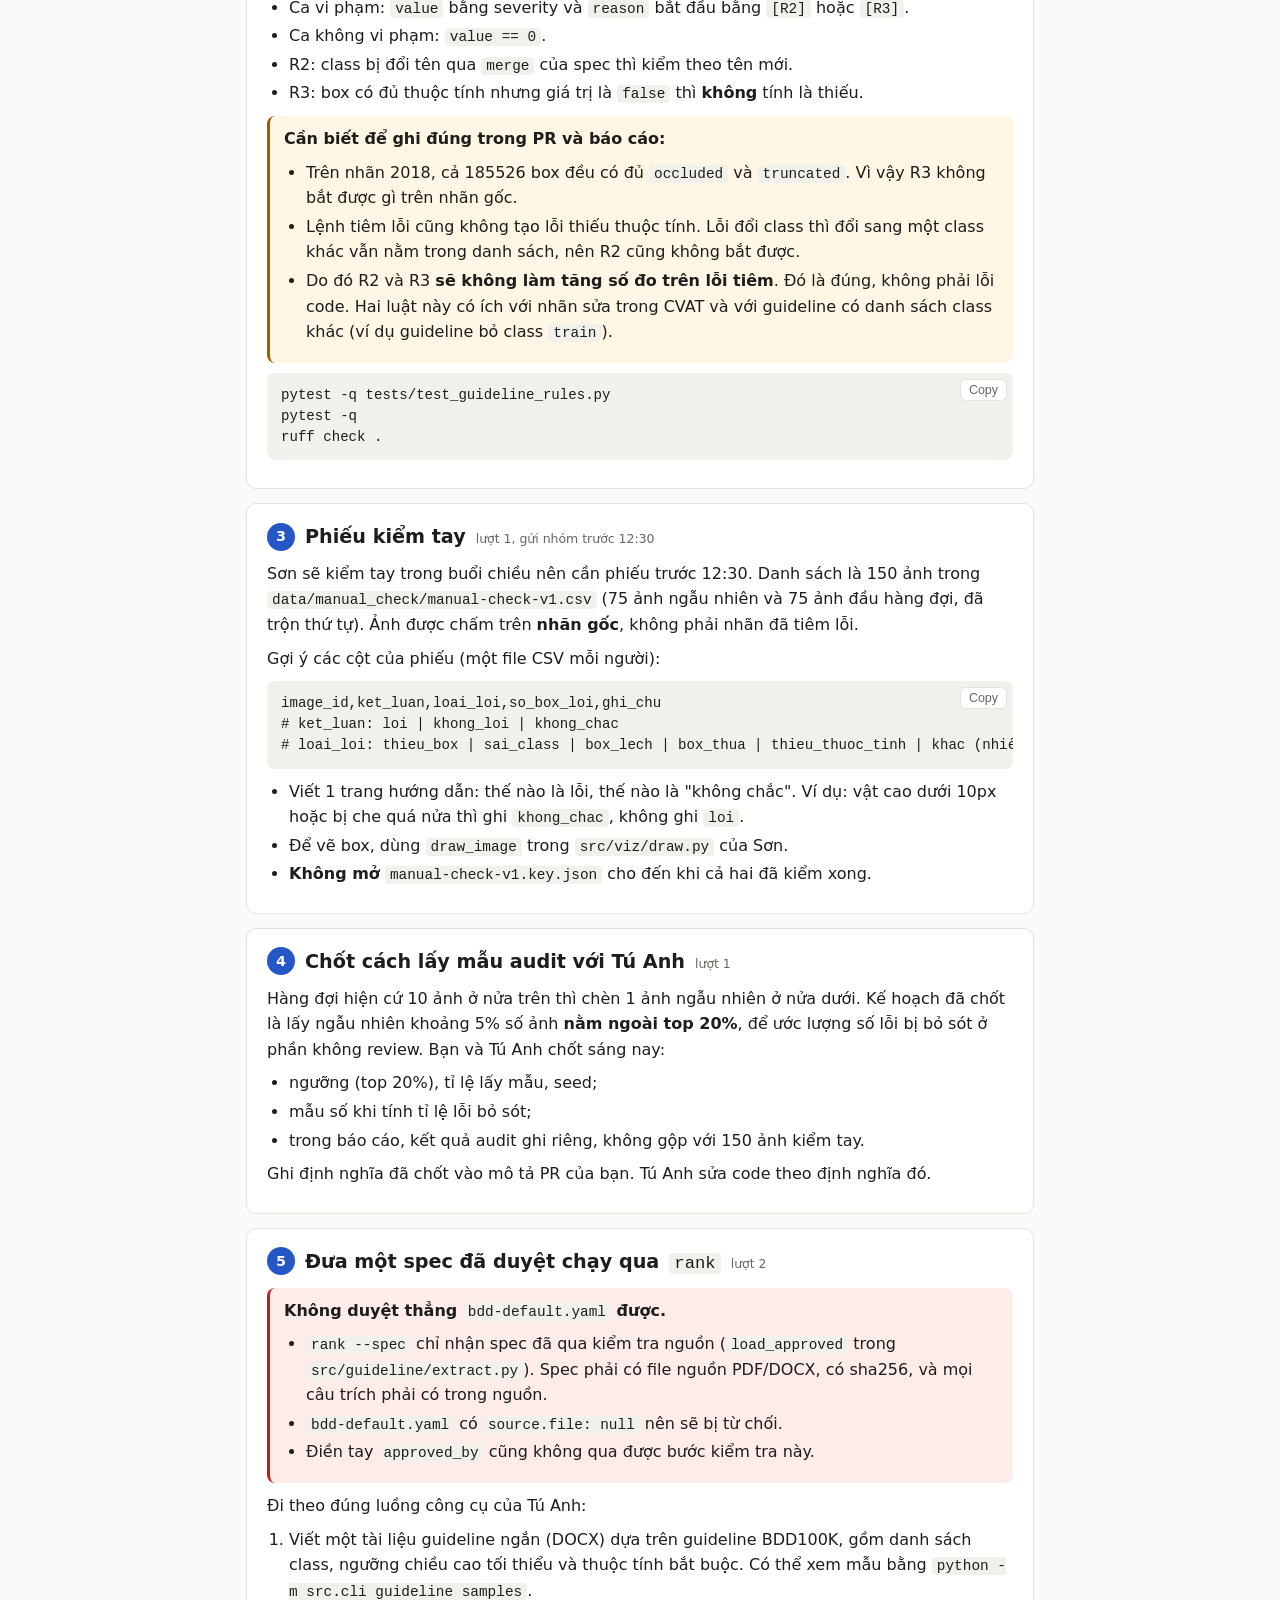
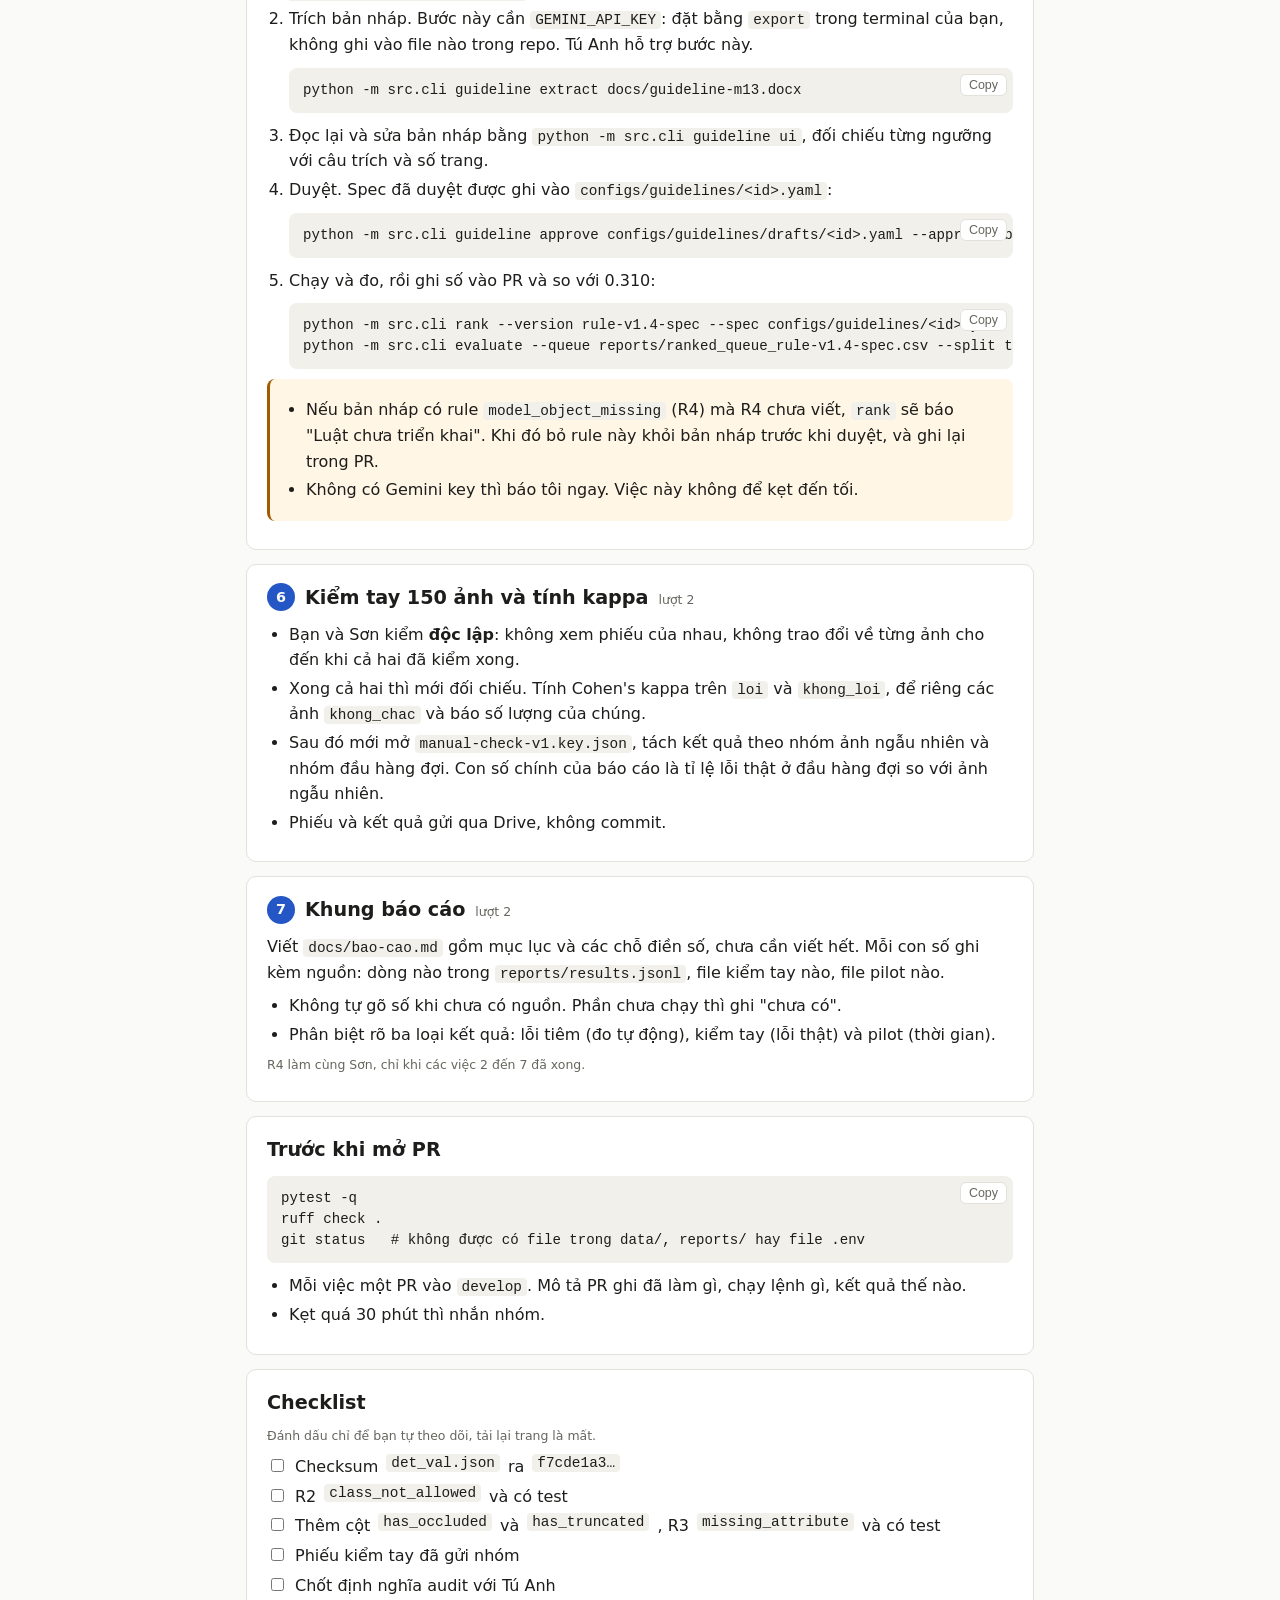
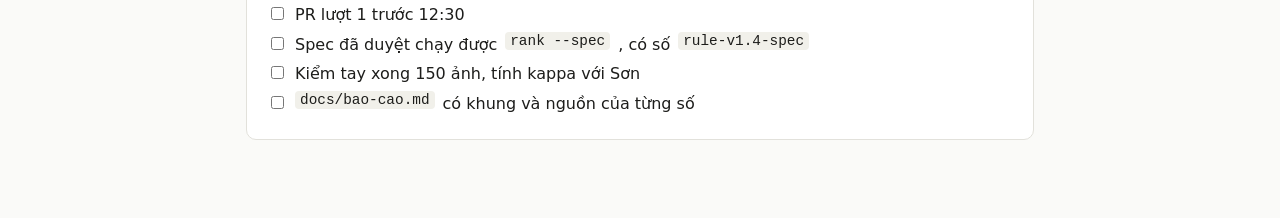
<file: docs/huong-dan-long-15-10.html>
<!doctype html>
<html lang="vi">
<head>
<meta charset="utf-8">
<meta name="viewport" content="width=device-width, initial-scale=1">
<title>Hướng dẫn Long 15/10</title>
<style>
:root {
  --bg: #fafaf8; --fg: #1d1d1b; --muted: #66665f; --line: #e2e1db; --card: #ffffff;
  --code-bg: #f1f0ea; --accent: #2457c5; --ok: #1f7a3d; --warn: #a15c00; --bad: #b42318;
  --warn-bg: #fff6e5; --bad-bg: #fdecea; --ok-bg: #e9f6ee;
}
@media (prefers-color-scheme: dark) {
  :root:not([data-theme="light"]) {
    --bg: #161615; --fg: #ecebe6; --muted: #a3a29b; --line: #34332f; --card: #1f1f1d;
    --code-bg: #2a2a27; --accent: #7aa2ff; --ok: #6fcf8f; --warn: #f0b45a; --bad: #ff8a80;
    --warn-bg: #2e2516; --bad-bg: #2f1a18; --ok-bg: #16281d;
  }
}
:root[data-theme="dark"] {
  --bg: #161615; --fg: #ecebe6; --muted: #a3a29b; --line: #34332f; --card: #1f1f1d;
  --code-bg: #2a2a27; --accent: #7aa2ff; --ok: #6fcf8f; --warn: #f0b45a; --bad: #ff8a80;
  --warn-bg: #2e2516; --bad-bg: #2f1a18; --ok-bg: #16281d;
}
* { box-sizing: border-box; }
body { margin: 0; background: var(--bg); color: var(--fg);
  font: 16px/1.6 system-ui, -apple-system, "Segoe UI", Roboto, sans-serif; }
main { max-width: 820px; margin: 0 auto; padding: 32px 16px 64px; }
h1 { font-size: 1.7rem; margin: 0 0 4px; }
h2 { font-size: 1.2rem; margin: 0 0 8px; display: flex; gap: 10px; align-items: baseline; }
.sub { color: var(--muted); margin: 0 0 24px; }
.num { flex: none; width: 28px; height: 28px; border-radius: 50%; background: var(--accent); color: var(--bg);
  display: inline-grid; place-items: center; font-size: .9rem; font-weight: 600; transform: translateY(-2px); }
section { background: var(--card); border: 1px solid var(--line); border-radius: 10px; padding: 18px 20px; margin: 14px 0; }
p { margin: 8px 0; }
ul, ol { margin: 8px 0; padding-left: 22px; }
li { margin: 3px 0; }
code { background: var(--code-bg); padding: 1px 5px; border-radius: 4px; font: .9em ui-monospace, SFMono-Regular, Menlo, monospace; overflow-wrap: anywhere; }
.cmd { position: relative; margin: 10px 0; }
pre { background: var(--code-bg); border-radius: 8px; padding: 12px 14px; margin: 0; overflow-x: auto;
  font: .88rem/1.5 ui-monospace, SFMono-Regular, Menlo, monospace; }
.copy { position: absolute; top: 6px; right: 6px; border: 1px solid var(--line); background: var(--card); color: var(--muted);
  border-radius: 6px; font-size: .78rem; padding: 3px 8px; cursor: pointer; }
.copy:hover { color: var(--fg); }
.note { border-radius: 8px; padding: 10px 14px; margin: 10px 0; }
.note.warn { background: var(--warn-bg); border-left: 3px solid var(--warn); }
.note.bad { background: var(--bad-bg); border-left: 3px solid var(--bad); }
.note.ok { background: var(--ok-bg); border-left: 3px solid var(--ok); }
table { border-collapse: collapse; width: 100%; font-size: .93rem; margin: 8px 0; }
th, td { text-align: left; padding: 7px 8px; border-bottom: 1px solid var(--line); vertical-align: top; }
th { color: var(--muted); font-weight: 600; }
.tbl { overflow-x: auto; }
label.chk { display: flex; gap: 8px; align-items: flex-start; margin: 4px 0; cursor: pointer; }
label.chk input { margin-top: 5px; }
.tag { font-size: .78rem; color: var(--muted); font-weight: 400; }
</style>
</head>
<body>
<main>
<h1>Việc của Long · 15/10</h1>
<p class="sub">Viết luật R2 và R3, làm phiếu kiểm tay, chốt cách lấy mẫu audit, đưa một spec đã duyệt chạy qua <code>rank</code>, kiểm tay 150 ảnh, làm khung báo cáo. <b>Lượt 1 mở PR trước 12:30</b>, lượt 2 nộp trước buổi review tối.</p>

<section>
<h2>Nhóm đã đổi sang nhãn BDD100K bản 2018</h2>
<p>Từ 14/10, nhóm dùng nhãn gốc bản 2018 lấy từ Drive của Sơn, thay cho det_20. Tôi đã tiêm lỗi lại và chạy lại toàn bộ hàng đợi, đã merge vào <code>develop</code>. Kết quả trên 2000 ảnh test (phần lỗi bắt được khi chỉ review 20% ảnh đầu):</p>
<div class="tbl"><table>
<tr><th>Hàng đợi</th><th>Kết quả</th></tr>
<tr><td>Ngẫu nhiên</td><td>0.205 ± 0.024</td></tr>
<tr><td><code>rule-v1.2</code> (hàng đợi demo)</td><td>0.310</td></tr>
<tr><td><code>gbm-v1</code></td><td>0.390</td></tr>
</table></div>
<p>Toàn bộ số liệu nằm trong <code>reports/results.jsonl</code>. Báo cáo chỉ lấy số từ file này.</p>
</section>

<section>
<h2><span class="num">1</span> Lấy code và dữ liệu</h2>
<div class="cmd"><pre>git fetch
git checkout -b feat/long-r2-r3 origin/develop
uv pip install -e ".[dev]"</pre></div>
<p>Tải <a href="https://drive.google.com/drive/folders/1JHSxrLOmYw1VAhiSNd4Ns-5T3iTMOiyQ"><code>m13-data-2018-14-10.zip</code></a> (38MB), giải nén ở thư mục gốc repo:</p>
<div class="cmd"><pre>unzip -o m13-data-2018-14-10.zip
rm -rf data/cache
sha256sum data/bdd100k/labels/det_20/det_val.json
# phải ra: f7cde1a3bc064b2cbd2ffbcf58b29889e7396f4a4176fd17e3d93e08dfb4ff00</pre></div>
<div class="note bad">Checksum ra khác thì <b>dừng lại</b> và báo tôi.</div>
</section>

<section>
<h2><span class="num">2</span> Luật R2 và R3 <span class="tag">lượt 1</span></h2>
<p>Viết trong <code>src/features/guideline_rules.py</code>, cùng cách với R1 (<code>below_min_height</code>): đăng ký bằng decorator <code>@check(...)</code>, nhận <code>(objects, spec, rule)</code> và trả về danh sách vi phạm có <code>image_id, obj_id, box, severity, reason</code>. Spec <code>configs/guidelines/bdd-default.yaml</code> đã khai báo sẵn cả hai rule và câu thông báo.</p>
<div class="tbl"><table>
<tr><th>Luật</th><th>Tên check</th><th>Bắt khi</th><th>Message có sẵn</th></tr>
<tr><td>R2</td><td><code>class_not_allowed</code></td><td><code>category</code> không nằm trong <code>spec["classes"]</code> (kiểm sau <code>apply_merge</code>)</td><td><code>{category}</code>, <code>{gid}</code></td></tr>
<tr><td>R3</td><td><code>missing_attribute</code></td><td>box thiếu một thuộc tính trong <code>spec["required_attributes"]</code></td><td><code>{category}</code>, <code>{obj_id}</code>, <code>{attr}</code></td></tr>
</table></div>

<div class="note bad"><b>R3 phải sửa thêm hàm đọc nhãn.</b> <code>src/data/bdd100k.py</code> (khoảng dòng 50) đang ghi <code>bool(la.get("occluded", False))</code>, nghĩa là box thiếu thuộc tính sẽ bị điền thành <code>False</code>. Khi đó R3 không phân biệt được "thiếu" với "không bị che".
<br>Cách tôi đề xuất: <b>thêm cột mới</b>, đừng đổi kiểu cột cũ. Cụ thể là thêm <code>has_occluded</code> và <code>has_truncated</code> kiểu bool, bằng <code>"occluded" in la</code>, rồi cho R3 đọc hai cột này. Cột <code>occluded</code> và <code>truncated</code> giữ nguyên, vì <code>edge_no_trunc</code> và <code>label_unsupported</code> đang dùng chúng. Thêm cột xong thì xoá <code>data/cache/</code> để cache sinh lại.</div>

<p>Test viết trong <code>tests/test_guideline_rules.py</code>, dùng lại hàm <code>tables()</code> có sẵn. Mỗi luật cần ít nhất:</p>
<ul>
  <li>Ca vi phạm: <code>value</code> bằng severity và <code>reason</code> bắt đầu bằng <code>[R2]</code> hoặc <code>[R3]</code>.</li>
  <li>Ca không vi phạm: <code>value == 0</code>.</li>
  <li>R2: class bị đổi tên qua <code>merge</code> của spec thì kiểm theo tên mới.</li>
  <li>R3: box có đủ thuộc tính nhưng giá trị là <code>false</code> thì <b>không</b> tính là thiếu.</li>
</ul>

<div class="note warn"><b>Cần biết để ghi đúng trong PR và báo cáo:</b>
<ul>
  <li>Trên nhãn 2018, cả 185526 box đều có đủ <code>occluded</code> và <code>truncated</code>. Vì vậy R3 không bắt được gì trên nhãn gốc.</li>
  <li>Lệnh tiêm lỗi cũng không tạo lỗi thiếu thuộc tính. Lỗi đổi class thì đổi sang một class khác vẫn nằm trong danh sách, nên R2 cũng không bắt được.</li>
  <li>Do đó R2 và R3 <b>sẽ không làm tăng số đo trên lỗi tiêm</b>. Đó là đúng, không phải lỗi code. Hai luật này có ích với nhãn sửa trong CVAT và với guideline có danh sách class khác (ví dụ guideline bỏ class <code>train</code>).</li>
</ul></div>
<div class="cmd"><pre>pytest -q tests/test_guideline_rules.py
pytest -q
ruff check .</pre></div>
</section>

<section>
<h2><span class="num">3</span> Phiếu kiểm tay <span class="tag">lượt 1, gửi nhóm trước 12:30</span></h2>
<p>Sơn sẽ kiểm tay trong buổi chiều nên cần phiếu trước 12:30. Danh sách là 150 ảnh trong <code>data/manual_check/manual-check-v1.csv</code> (75 ảnh ngẫu nhiên và 75 ảnh đầu hàng đợi, đã trộn thứ tự). Ảnh được chấm trên <b>nhãn gốc</b>, không phải nhãn đã tiêm lỗi.</p>
<p>Gợi ý các cột của phiếu (một file CSV mỗi người):</p>
<div class="cmd"><pre>image_id,ket_luan,loai_loi,so_box_loi,ghi_chu
# ket_luan: loi | khong_loi | khong_chac
# loai_loi: thieu_box | sai_class | box_lech | box_thua | thieu_thuoc_tinh | khac (nhiều loại thì cách nhau bằng ;)</pre></div>
<ul>
  <li>Viết 1 trang hướng dẫn: thế nào là lỗi, thế nào là "không chắc". Ví dụ: vật cao dưới 10px hoặc bị che quá nửa thì ghi <code>khong_chac</code>, không ghi <code>loi</code>.</li>
  <li>Để vẽ box, dùng <code>draw_image</code> trong <code>src/viz/draw.py</code> của Sơn.</li>
  <li><b>Không mở</b> <code>manual-check-v1.key.json</code> cho đến khi cả hai đã kiểm xong.</li>
</ul>
</section>

<section>
<h2><span class="num">4</span> Chốt cách lấy mẫu audit với Tú Anh <span class="tag">lượt 1</span></h2>
<p>Hàng đợi hiện cứ 10 ảnh ở nửa trên thì chèn 1 ảnh ngẫu nhiên ở nửa dưới. Kế hoạch đã chốt là lấy ngẫu nhiên khoảng 5% số ảnh <b>nằm ngoài top 20%</b>, để ước lượng số lỗi bị bỏ sót ở phần không review. Bạn và Tú Anh chốt sáng nay:</p>
<ul>
  <li>ngưỡng (top 20%), tỉ lệ lấy mẫu, seed;</li>
  <li>mẫu số khi tính tỉ lệ lỗi bỏ sót;</li>
  <li>trong báo cáo, kết quả audit ghi riêng, không gộp với 150 ảnh kiểm tay.</li>
</ul>
<p>Ghi định nghĩa đã chốt vào mô tả PR của bạn. Tú Anh sửa code theo định nghĩa đó.</p>
</section>

<section>
<h2><span class="num">5</span> Đưa một spec đã duyệt chạy qua <code>rank</code> <span class="tag">lượt 2</span></h2>
<div class="note bad"><b>Không duyệt thẳng <code>bdd-default.yaml</code> được.</b>
<ul>
  <li><code>rank --spec</code> chỉ nhận spec đã qua kiểm tra nguồn (<code>load_approved</code> trong <code>src/guideline/extract.py</code>). Spec phải có file nguồn PDF/DOCX, có sha256, và mọi câu trích phải có trong nguồn.</li>
  <li><code>bdd-default.yaml</code> có <code>source.file: null</code> nên sẽ bị từ chối.</li>
  <li>Điền tay <code>approved_by</code> cũng không qua được bước kiểm tra này.</li>
</ul></div>
<p>Đi theo đúng luồng công cụ của Tú Anh:</p>
<ol>
  <li>Viết một tài liệu guideline ngắn (DOCX) dựa trên guideline BDD100K, gồm danh sách class, ngưỡng chiều cao tối thiểu và thuộc tính bắt buộc. Có thể xem mẫu bằng <code>python -m src.cli guideline samples</code>.</li>
  <li>Trích bản nháp. Bước này cần <code>GEMINI_API_KEY</code>: đặt bằng <code>export</code> trong terminal của bạn, không ghi vào file nào trong repo. Tú Anh hỗ trợ bước này.
<div class="cmd"><pre>python -m src.cli guideline extract docs/guideline-m13.docx</pre></div></li>
  <li>Đọc lại và sửa bản nháp bằng <code>python -m src.cli guideline ui</code>, đối chiếu từng ngưỡng với câu trích và số trang.</li>
  <li>Duyệt. Spec đã duyệt được ghi vào <code>configs/guidelines/&lt;id&gt;.yaml</code>:
<div class="cmd"><pre>python -m src.cli guideline approve configs/guidelines/drafts/&lt;id&gt;.yaml --approved-by "Long" --confirm-reviewed</pre></div></li>
  <li>Chạy và đo, rồi ghi số vào PR và so với 0.310:
<div class="cmd"><pre>python -m src.cli rank --version rule-v1.4-spec --spec configs/guidelines/&lt;id&gt;.yaml --preds data/yolo_preds.parquet --signals
python -m src.cli evaluate --queue reports/ranked_queue_rule-v1.4-spec.csv --split test</pre></div></li>
</ol>
<div class="note warn">
<ul>
  <li>Nếu bản nháp có rule <code>model_object_missing</code> (R4) mà R4 chưa viết, <code>rank</code> sẽ báo "Luật chưa triển khai". Khi đó bỏ rule này khỏi bản nháp trước khi duyệt, và ghi lại trong PR.</li>
  <li>Không có Gemini key thì báo tôi ngay. Việc này không để kẹt đến tối.</li>
</ul></div>
</section>

<section>
<h2><span class="num">6</span> Kiểm tay 150 ảnh và tính kappa <span class="tag">lượt 2</span></h2>
<ul>
  <li>Bạn và Sơn kiểm <b>độc lập</b>: không xem phiếu của nhau, không trao đổi về từng ảnh cho đến khi cả hai đã kiểm xong.</li>
  <li>Xong cả hai thì mới đối chiếu. Tính Cohen's kappa trên <code>loi</code> và <code>khong_loi</code>, để riêng các ảnh <code>khong_chac</code> và báo số lượng của chúng.</li>
  <li>Sau đó mới mở <code>manual-check-v1.key.json</code>, tách kết quả theo nhóm ảnh ngẫu nhiên và nhóm đầu hàng đợi. Con số chính của báo cáo là tỉ lệ lỗi thật ở đầu hàng đợi so với ảnh ngẫu nhiên.</li>
  <li>Phiếu và kết quả gửi qua Drive, không commit.</li>
</ul>
</section>

<section>
<h2><span class="num">7</span> Khung báo cáo <span class="tag">lượt 2</span></h2>
<p>Viết <code>docs/bao-cao.md</code> gồm mục lục và các chỗ điền số, chưa cần viết hết. Mỗi con số ghi kèm nguồn: dòng nào trong <code>reports/results.jsonl</code>, file kiểm tay nào, file pilot nào.</p>
<ul>
  <li>Không tự gõ số khi chưa có nguồn. Phần chưa chạy thì ghi "chưa có".</li>
  <li>Phân biệt rõ ba loại kết quả: lỗi tiêm (đo tự động), kiểm tay (lỗi thật) và pilot (thời gian).</li>
</ul>
<p class="tag">R4 làm cùng Sơn, chỉ khi các việc 2 đến 7 đã xong.</p>
</section>

<section>
<h2>Trước khi mở PR</h2>
<div class="cmd"><pre>pytest -q
ruff check .
git status   # không được có file trong data/, reports/ hay file .env</pre></div>
<ul>
  <li>Mỗi việc một PR vào <code>develop</code>. Mô tả PR ghi đã làm gì, chạy lệnh gì, kết quả thế nào.</li>
  <li>Kẹt quá 30 phút thì nhắn nhóm.</li>
</ul>
</section>

<section>
<h2>Checklist</h2>
<p class="tag">Đánh dấu chỉ để bạn tự theo dõi, tải lại trang là mất.</p>
<label class="chk"><input type="checkbox"> Checksum <code>det_val.json</code> ra <code>f7cde1a3…</code></label>
<label class="chk"><input type="checkbox"> R2 <code>class_not_allowed</code> và có test</label>
<label class="chk"><input type="checkbox"> Thêm cột <code>has_occluded</code> và <code>has_truncated</code>, R3 <code>missing_attribute</code> và có test</label>
<label class="chk"><input type="checkbox"> Phiếu kiểm tay đã gửi nhóm</label>
<label class="chk"><input type="checkbox"> Chốt định nghĩa audit với Tú Anh</label>
<label class="chk"><input type="checkbox"> PR lượt 1 trước 12:30</label>
<label class="chk"><input type="checkbox"> Spec đã duyệt chạy được <code>rank --spec</code>, có số <code>rule-v1.4-spec</code></label>
<label class="chk"><input type="checkbox"> Kiểm tay xong 150 ảnh, tính kappa với Sơn</label>
<label class="chk"><input type="checkbox"> <code>docs/bao-cao.md</code> có khung và nguồn của từng số</label>
</section>
</main>
<script>
document.querySelectorAll('.cmd').forEach(function (box) {
  var b = document.createElement('button');
  b.className = 'copy'; b.type = 'button'; b.textContent = 'Copy';
  b.onclick = function () {
    var t = box.querySelector('pre').innerText.split('\n').filter(function (l) { return !/^\s*#/.test(l); }).join('\n');
    navigator.clipboard.writeText(t).then(function () { b.textContent = 'Đã copy'; setTimeout(function () { b.textContent = 'Copy'; }, 1200); });
  };
  box.appendChild(b);
});
</script>
</body>
</html>
</file>
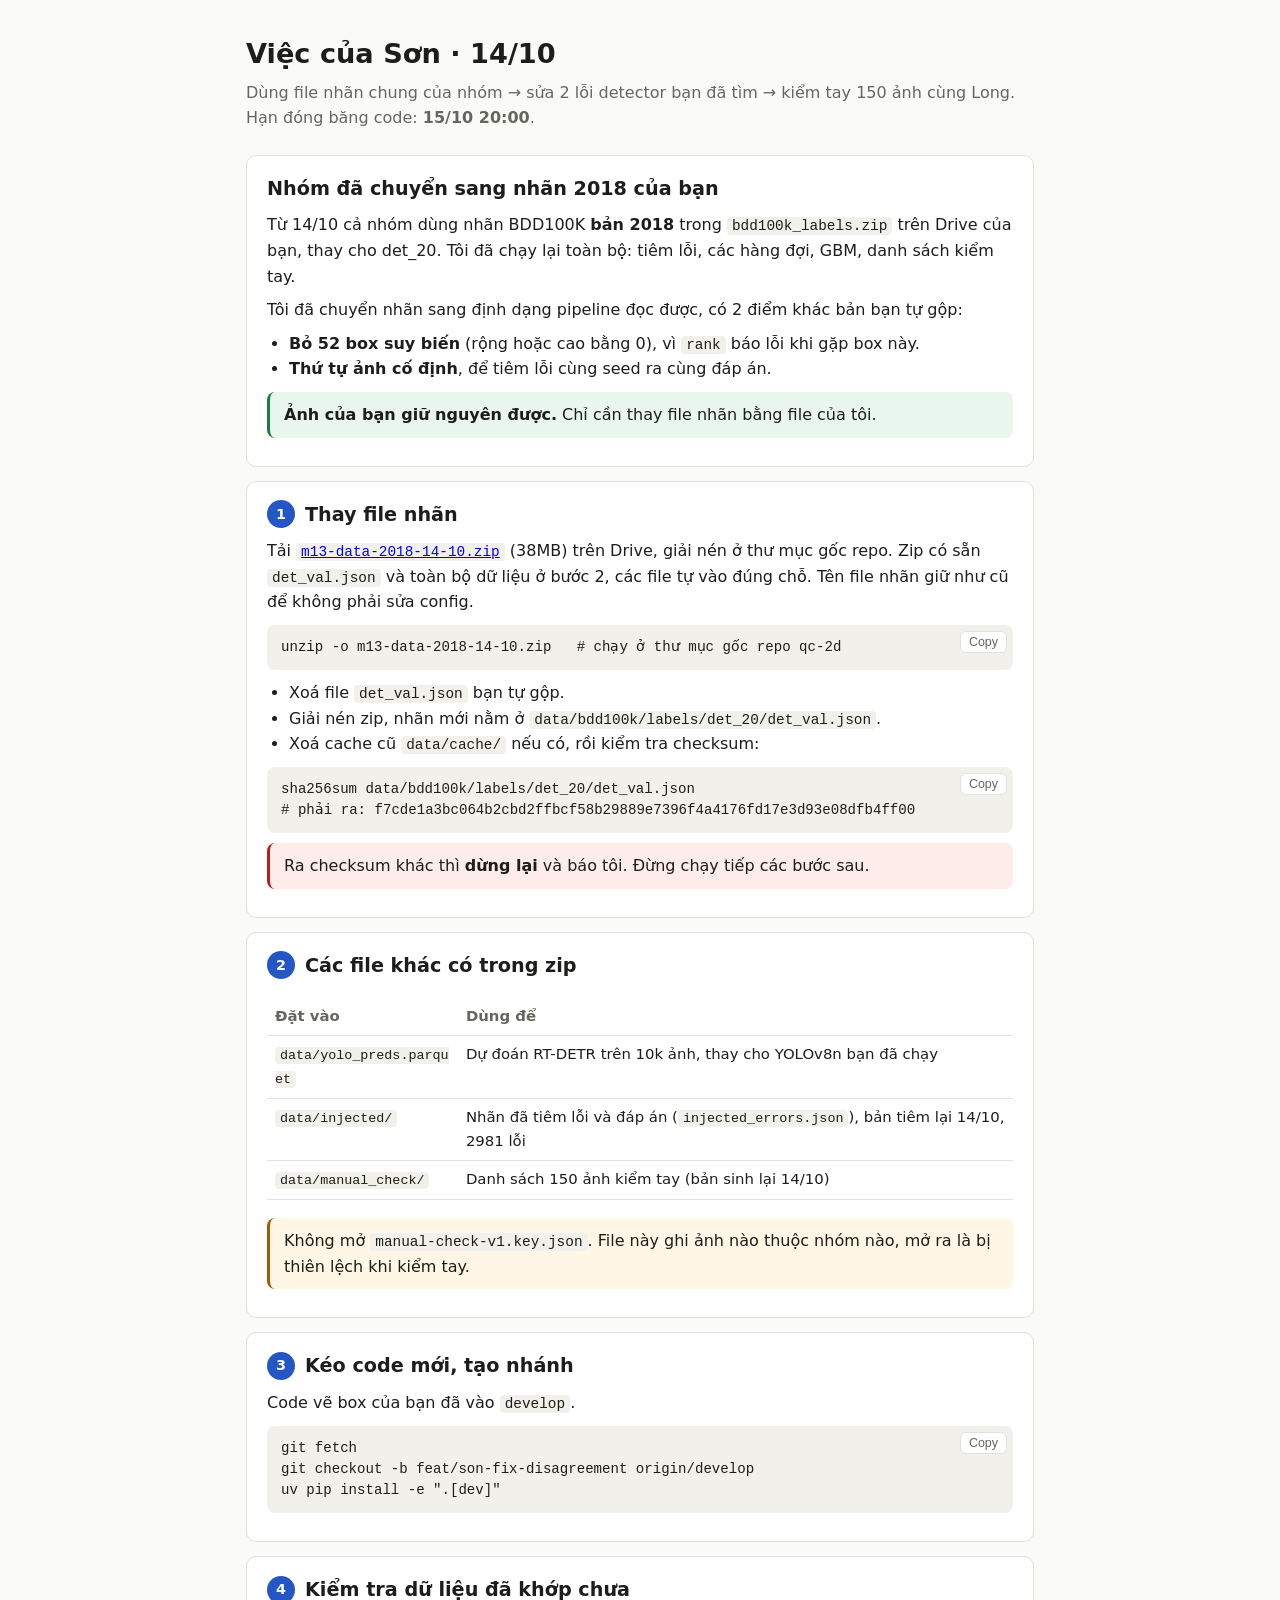
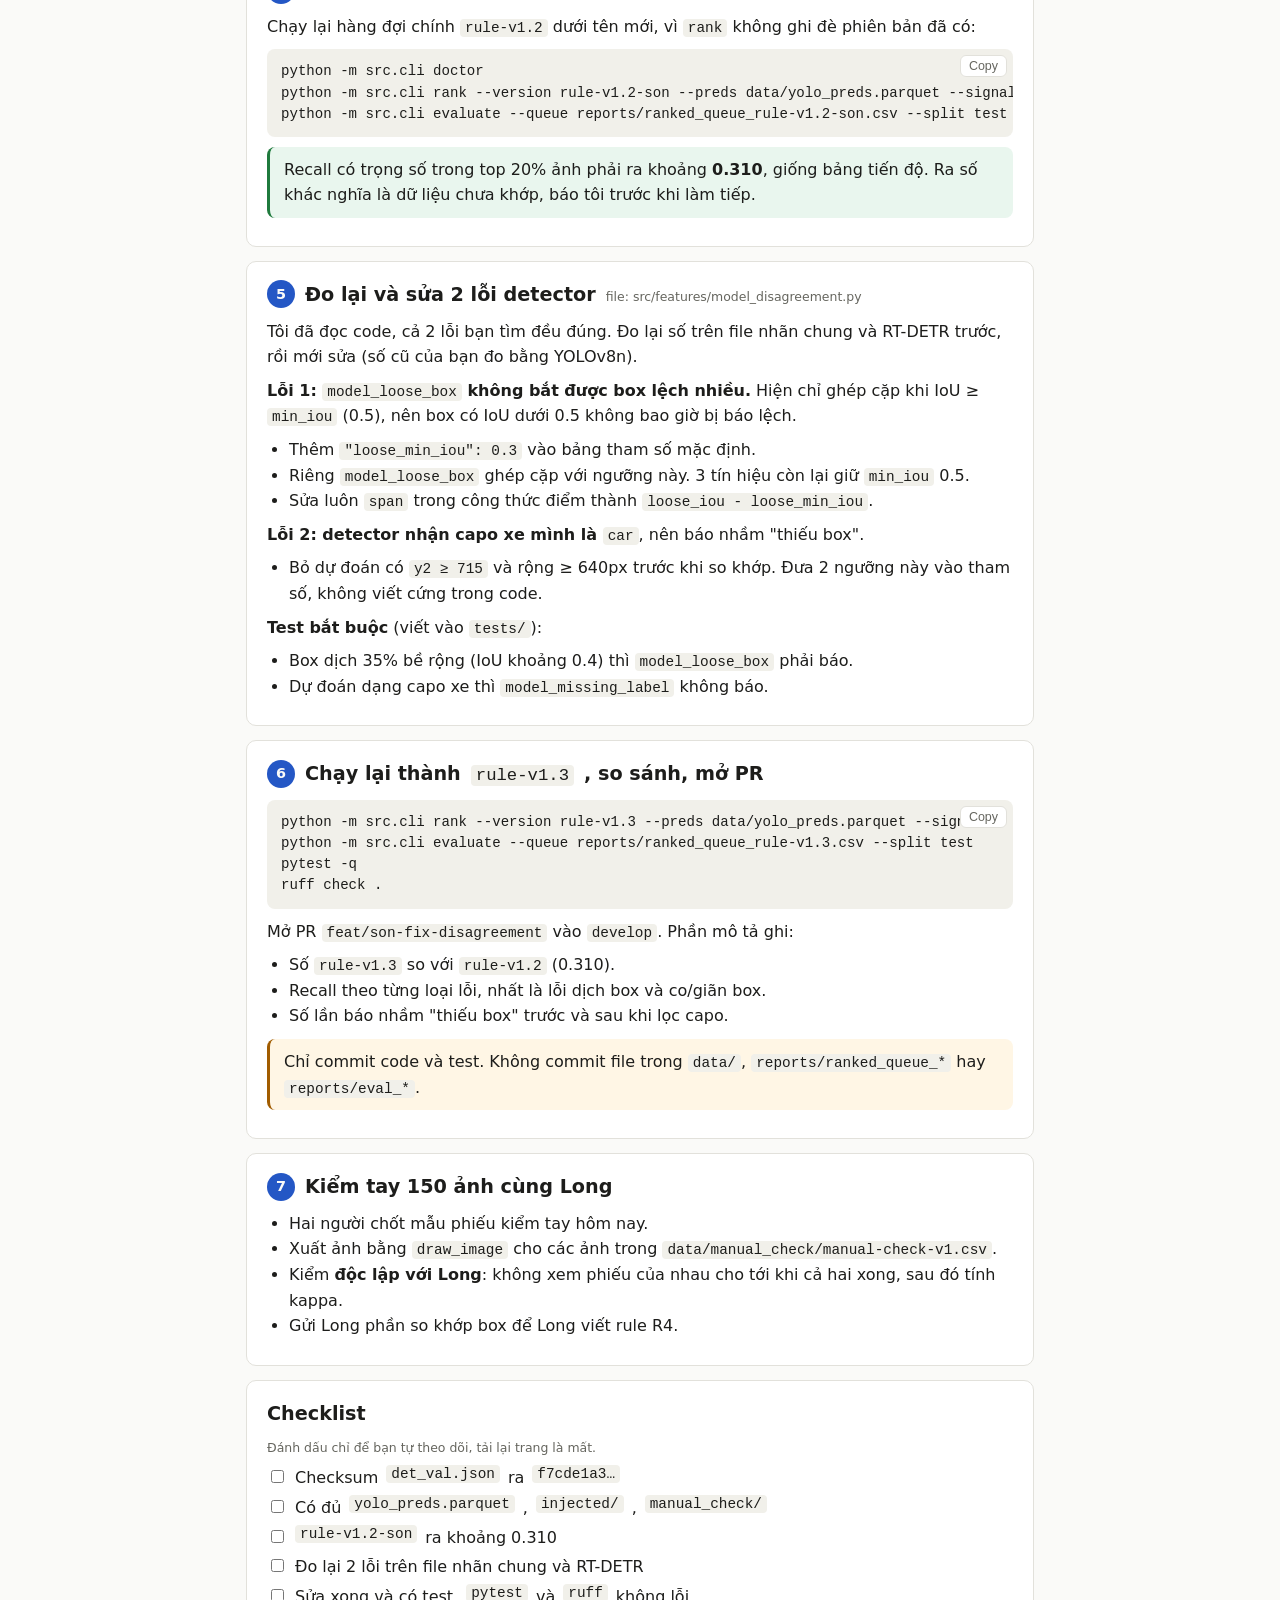
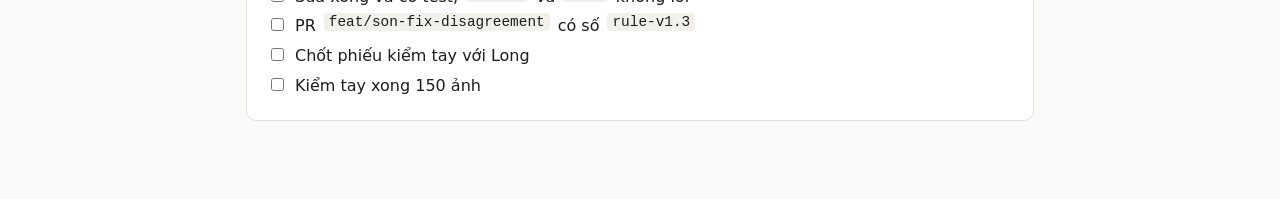
<file: docs/huong-dan-son-14-10.html>
<!doctype html>
<html lang="vi">
<head>
<meta charset="utf-8">
<meta name="viewport" content="width=device-width, initial-scale=1">
<title>Hướng dẫn Sơn 14/10</title>
<style>
:root {
  --bg: #fafaf8; --fg: #1d1d1b; --muted: #66665f; --line: #e2e1db; --card: #ffffff;
  --code-bg: #f1f0ea; --accent: #2457c5; --ok: #1f7a3d; --warn: #a15c00; --bad: #b42318;
  --warn-bg: #fff6e5; --bad-bg: #fdecea; --ok-bg: #e9f6ee;
}
@media (prefers-color-scheme: dark) {
  :root:not([data-theme="light"]) {
    --bg: #161615; --fg: #ecebe6; --muted: #a3a29b; --line: #34332f; --card: #1f1f1d;
    --code-bg: #2a2a27; --accent: #7aa2ff; --ok: #6fcf8f; --warn: #f0b45a; --bad: #ff8a80;
    --warn-bg: #2e2516; --bad-bg: #2f1a18; --ok-bg: #16281d;
  }
}
:root[data-theme="dark"] {
  --bg: #161615; --fg: #ecebe6; --muted: #a3a29b; --line: #34332f; --card: #1f1f1d;
  --code-bg: #2a2a27; --accent: #7aa2ff; --ok: #6fcf8f; --warn: #f0b45a; --bad: #ff8a80;
  --warn-bg: #2e2516; --bad-bg: #2f1a18; --ok-bg: #16281d;
}
* { box-sizing: border-box; }
body { margin: 0; background: var(--bg); color: var(--fg);
  font: 16px/1.6 system-ui, -apple-system, "Segoe UI", Roboto, sans-serif; }
main { max-width: 820px; margin: 0 auto; padding: 32px 16px 64px; }
h1 { font-size: 1.7rem; margin: 0 0 4px; }
h2 { font-size: 1.2rem; margin: 0 0 8px; display: flex; gap: 10px; align-items: baseline; }
.sub { color: var(--muted); margin: 0 0 24px; }
.num { flex: none; width: 28px; height: 28px; border-radius: 50%; background: var(--accent); color: var(--bg);
  display: inline-grid; place-items: center; font-size: .9rem; font-weight: 600; transform: translateY(-2px); }
section { background: var(--card); border: 1px solid var(--line); border-radius: 10px; padding: 18px 20px; margin: 14px 0; }
p { margin: 8px 0; }
ul { margin: 8px 0; padding-left: 22px; }
code { background: var(--code-bg); padding: 1px 5px; border-radius: 4px; font: .9em ui-monospace, SFMono-Regular, Menlo, monospace; overflow-wrap: anywhere; }
.cmd { position: relative; margin: 10px 0; }
pre { background: var(--code-bg); border-radius: 8px; padding: 12px 14px; margin: 0; overflow-x: auto;
  font: .88rem/1.5 ui-monospace, SFMono-Regular, Menlo, monospace; }
.copy { position: absolute; top: 6px; right: 6px; border: 1px solid var(--line); background: var(--card); color: var(--muted);
  border-radius: 6px; font-size: .78rem; padding: 3px 8px; cursor: pointer; }
.copy:hover { color: var(--fg); }
.note { border-radius: 8px; padding: 10px 14px; margin: 10px 0; }
.note.warn { background: var(--warn-bg); border-left: 3px solid var(--warn); }
.note.bad { background: var(--bad-bg); border-left: 3px solid var(--bad); }
.note.ok { background: var(--ok-bg); border-left: 3px solid var(--ok); }
table { border-collapse: collapse; width: 100%; font-size: .93rem; margin: 8px 0; }
th, td { text-align: left; padding: 7px 8px; border-bottom: 1px solid var(--line); vertical-align: top; }
th { color: var(--muted); font-weight: 600; }
.tbl { overflow-x: auto; }
label.chk { display: flex; gap: 8px; align-items: flex-start; margin: 4px 0; cursor: pointer; }
label.chk input { margin-top: 5px; }
.tag { font-size: .78rem; color: var(--muted); font-weight: 400; }
</style>
</head>
<body>
<main>
<h1>Việc của Sơn · 14/10</h1>
<p class="sub">Dùng file nhãn chung của nhóm → sửa 2 lỗi detector bạn đã tìm → kiểm tay 150 ảnh cùng Long. Hạn đóng băng code: <b>15/10 20:00</b>.</p>

<section>
<h2>Nhóm đã chuyển sang nhãn 2018 của bạn</h2>
<p>Từ 14/10 cả nhóm dùng nhãn BDD100K <b>bản 2018</b> trong <code>bdd100k_labels.zip</code> trên Drive của bạn, thay cho det_20. Tôi đã chạy lại toàn bộ: tiêm lỗi, các hàng đợi, GBM, danh sách kiểm tay.</p>
<p>Tôi đã chuyển nhãn sang định dạng pipeline đọc được, có 2 điểm khác bản bạn tự gộp:</p>
<ul>
  <li><b>Bỏ 52 box suy biến</b> (rộng hoặc cao bằng 0), vì <code>rank</code> báo lỗi khi gặp box này.</li>
  <li><b>Thứ tự ảnh cố định</b>, để tiêm lỗi cùng seed ra cùng đáp án.</li>
</ul>
<div class="note ok"><b>Ảnh của bạn giữ nguyên được.</b> Chỉ cần thay file nhãn bằng file của tôi.</div>
</section>

<section>
<h2><span class="num">1</span> Thay file nhãn</h2>
<p>Tải <a href="https://drive.google.com/drive/folders/1JHSxrLOmYw1VAhiSNd4Ns-5T3iTMOiyQ"><code>m13-data-2018-14-10.zip</code></a> (38MB) trên Drive, giải nén ở thư mục gốc repo. Zip có sẵn <code>det_val.json</code> và toàn bộ dữ liệu ở bước 2, các file tự vào đúng chỗ. Tên file nhãn giữ như cũ để không phải sửa config.</p>
<div class="cmd"><pre>unzip -o m13-data-2018-14-10.zip   # chạy ở thư mục gốc repo qc-2d</pre></div>
<ul>
  <li>Xoá file <code>det_val.json</code> bạn tự gộp.</li>
  <li>Giải nén zip, nhãn mới nằm ở <code>data/bdd100k/labels/det_20/det_val.json</code>.</li>
  <li>Xoá cache cũ <code>data/cache/</code> nếu có, rồi kiểm tra checksum:</li>
</ul>
<div class="cmd"><pre>sha256sum data/bdd100k/labels/det_20/det_val.json
# phải ra: f7cde1a3bc064b2cbd2ffbcf58b29889e7396f4a4176fd17e3d93e08dfb4ff00</pre></div>
<div class="note bad">Ra checksum khác thì <b>dừng lại</b> và báo tôi. Đừng chạy tiếp các bước sau.</div>
</section>

<section>
<h2><span class="num">2</span> Các file khác có trong zip</h2>
<div class="tbl"><table>
<tr><th>Đặt vào</th><th>Dùng để</th></tr>
<tr><td><code>data/yolo_preds.parquet</code></td><td>Dự đoán RT-DETR trên 10k ảnh, thay cho YOLOv8n bạn đã chạy</td></tr>
<tr><td><code>data/injected/</code></td><td>Nhãn đã tiêm lỗi và đáp án (<code>injected_errors.json</code>), bản tiêm lại 14/10, 2981 lỗi</td></tr>
<tr><td><code>data/manual_check/</code></td><td>Danh sách 150 ảnh kiểm tay (bản sinh lại 14/10)</td></tr>
</table></div>
<div class="note warn">Không mở <code>manual-check-v1.key.json</code>. File này ghi ảnh nào thuộc nhóm nào, mở ra là bị thiên lệch khi kiểm tay.</div>
</section>

<section>
<h2><span class="num">3</span> Kéo code mới, tạo nhánh</h2>
<p>Code vẽ box của bạn đã vào <code>develop</code>.</p>
<div class="cmd"><pre>git fetch
git checkout -b feat/son-fix-disagreement origin/develop
uv pip install -e ".[dev]"</pre></div>
</section>

<section>
<h2><span class="num">4</span> Kiểm tra dữ liệu đã khớp chưa</h2>
<p>Chạy lại hàng đợi chính <code>rule-v1.2</code> dưới tên mới, vì <code>rank</code> không ghi đè phiên bản đã có:</p>
<div class="cmd"><pre>python -m src.cli doctor
python -m src.cli rank --version rule-v1.2-son --preds data/yolo_preds.parquet --signals
python -m src.cli evaluate --queue reports/ranked_queue_rule-v1.2-son.csv --split test</pre></div>
<div class="note ok">Recall có trọng số trong top 20% ảnh phải ra khoảng <b>0.310</b>, giống bảng tiến độ. Ra số khác nghĩa là dữ liệu chưa khớp, báo tôi trước khi làm tiếp.</div>
</section>

<section>
<h2><span class="num">5</span> Đo lại và sửa 2 lỗi detector <span class="tag">file: src/features/model_disagreement.py</span></h2>
<p>Tôi đã đọc code, cả 2 lỗi bạn tìm đều đúng. Đo lại số trên file nhãn chung và RT-DETR trước, rồi mới sửa (số cũ của bạn đo bằng YOLOv8n).</p>
<p><b>Lỗi 1: <code>model_loose_box</code> không bắt được box lệch nhiều.</b> Hiện chỉ ghép cặp khi IoU ≥ <code>min_iou</code> (0.5), nên box có IoU dưới 0.5 không bao giờ bị báo lệch.</p>
<ul>
  <li>Thêm <code>"loose_min_iou": 0.3</code> vào bảng tham số mặc định.</li>
  <li>Riêng <code>model_loose_box</code> ghép cặp với ngưỡng này. 3 tín hiệu còn lại giữ <code>min_iou</code> 0.5.</li>
  <li>Sửa luôn <code>span</code> trong công thức điểm thành <code>loose_iou - loose_min_iou</code>.</li>
</ul>
<p><b>Lỗi 2: detector nhận capo xe mình là <code>car</code></b>, nên báo nhầm "thiếu box".</p>
<ul>
  <li>Bỏ dự đoán có <code>y2 ≥ 715</code> và rộng ≥ 640px trước khi so khớp. Đưa 2 ngưỡng này vào tham số, không viết cứng trong code.</li>
</ul>
<p><b>Test bắt buộc</b> (viết vào <code>tests/</code>):</p>
<ul>
  <li>Box dịch 35% bề rộng (IoU khoảng 0.4) thì <code>model_loose_box</code> phải báo.</li>
  <li>Dự đoán dạng capo xe thì <code>model_missing_label</code> không báo.</li>
</ul>
</section>

<section>
<h2><span class="num">6</span> Chạy lại thành <code>rule-v1.3</code>, so sánh, mở PR</h2>
<div class="cmd"><pre>python -m src.cli rank --version rule-v1.3 --preds data/yolo_preds.parquet --signals
python -m src.cli evaluate --queue reports/ranked_queue_rule-v1.3.csv --split test
pytest -q
ruff check .</pre></div>
<p>Mở PR <code>feat/son-fix-disagreement</code> vào <code>develop</code>. Phần mô tả ghi:</p>
<ul>
  <li>Số <code>rule-v1.3</code> so với <code>rule-v1.2</code> (0.310).</li>
  <li>Recall theo từng loại lỗi, nhất là lỗi dịch box và co/giãn box.</li>
  <li>Số lần báo nhầm "thiếu box" trước và sau khi lọc capo.</li>
</ul>
<div class="note warn">Chỉ commit code và test. Không commit file trong <code>data/</code>, <code>reports/ranked_queue_*</code> hay <code>reports/eval_*</code>.</div>
</section>

<section>
<h2><span class="num">7</span> Kiểm tay 150 ảnh cùng Long</h2>
<ul>
  <li>Hai người chốt mẫu phiếu kiểm tay hôm nay.</li>
  <li>Xuất ảnh bằng <code>draw_image</code> cho các ảnh trong <code>data/manual_check/manual-check-v1.csv</code>.</li>
  <li>Kiểm <b>độc lập với Long</b>: không xem phiếu của nhau cho tới khi cả hai xong, sau đó tính kappa.</li>
  <li>Gửi Long phần so khớp box để Long viết rule R4.</li>
</ul>
</section>

<section>
<h2>Checklist</h2>
<p class="tag">Đánh dấu chỉ để bạn tự theo dõi, tải lại trang là mất.</p>
<label class="chk"><input type="checkbox"> Checksum <code>det_val.json</code> ra <code>f7cde1a3…</code></label>
<label class="chk"><input type="checkbox"> Có đủ <code>yolo_preds.parquet</code>, <code>injected/</code>, <code>manual_check/</code></label>
<label class="chk"><input type="checkbox"> <code>rule-v1.2-son</code> ra khoảng 0.310</label>
<label class="chk"><input type="checkbox"> Đo lại 2 lỗi trên file nhãn chung và RT-DETR</label>
<label class="chk"><input type="checkbox"> Sửa xong và có test, <code>pytest</code> và <code>ruff</code> không lỗi</label>
<label class="chk"><input type="checkbox"> PR <code>feat/son-fix-disagreement</code> có số <code>rule-v1.3</code></label>
<label class="chk"><input type="checkbox"> Chốt phiếu kiểm tay với Long</label>
<label class="chk"><input type="checkbox"> Kiểm tay xong 150 ảnh</label>
</section>
</main>
<script>
document.querySelectorAll('.cmd').forEach(function (box) {
  var b = document.createElement('button');
  b.className = 'copy'; b.type = 'button'; b.textContent = 'Copy';
  b.onclick = function () {
    var t = box.querySelector('pre').innerText.split('\n').filter(function (l) { return !/^\s*#/.test(l); }).join('\n');
    navigator.clipboard.writeText(t).then(function () { b.textContent = 'Đã copy'; setTimeout(function () { b.textContent = 'Copy'; }, 1200); });
  };
  box.appendChild(b);
});
</script>
</body>
</html>
</file>
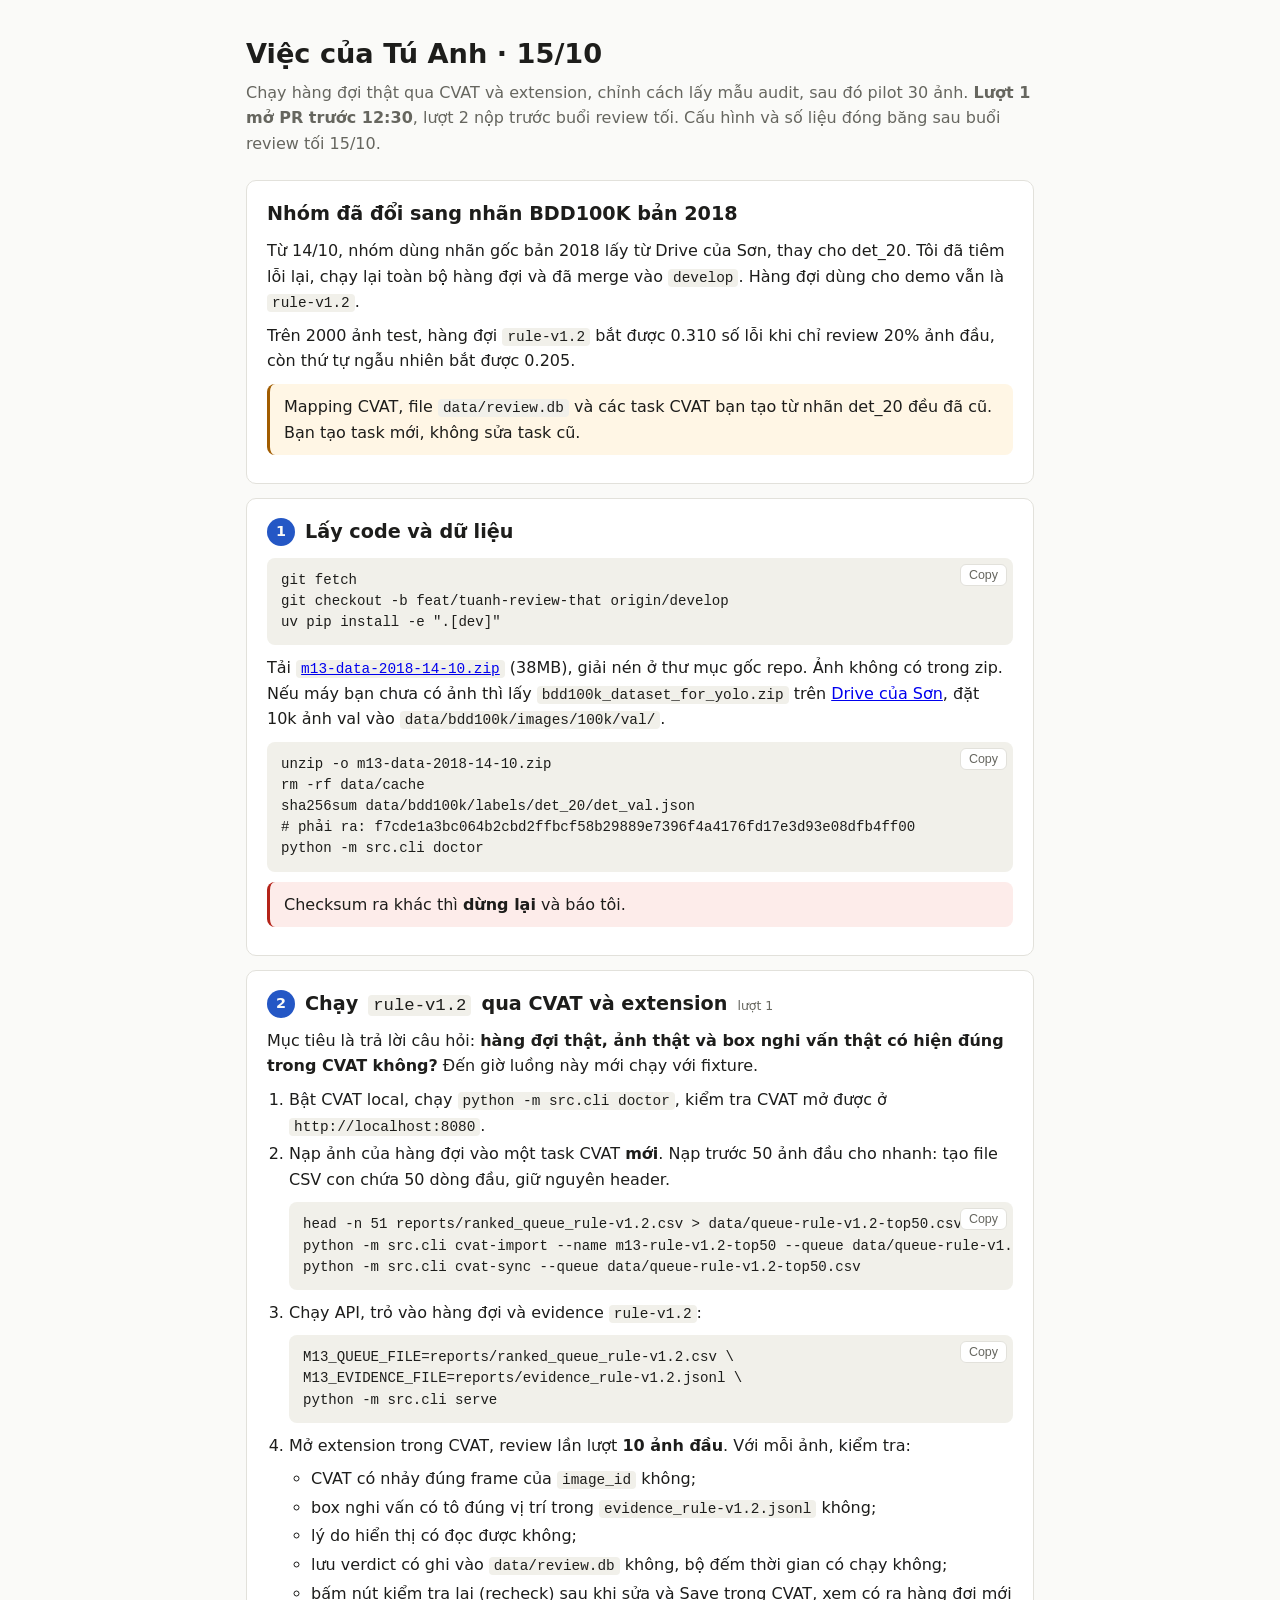
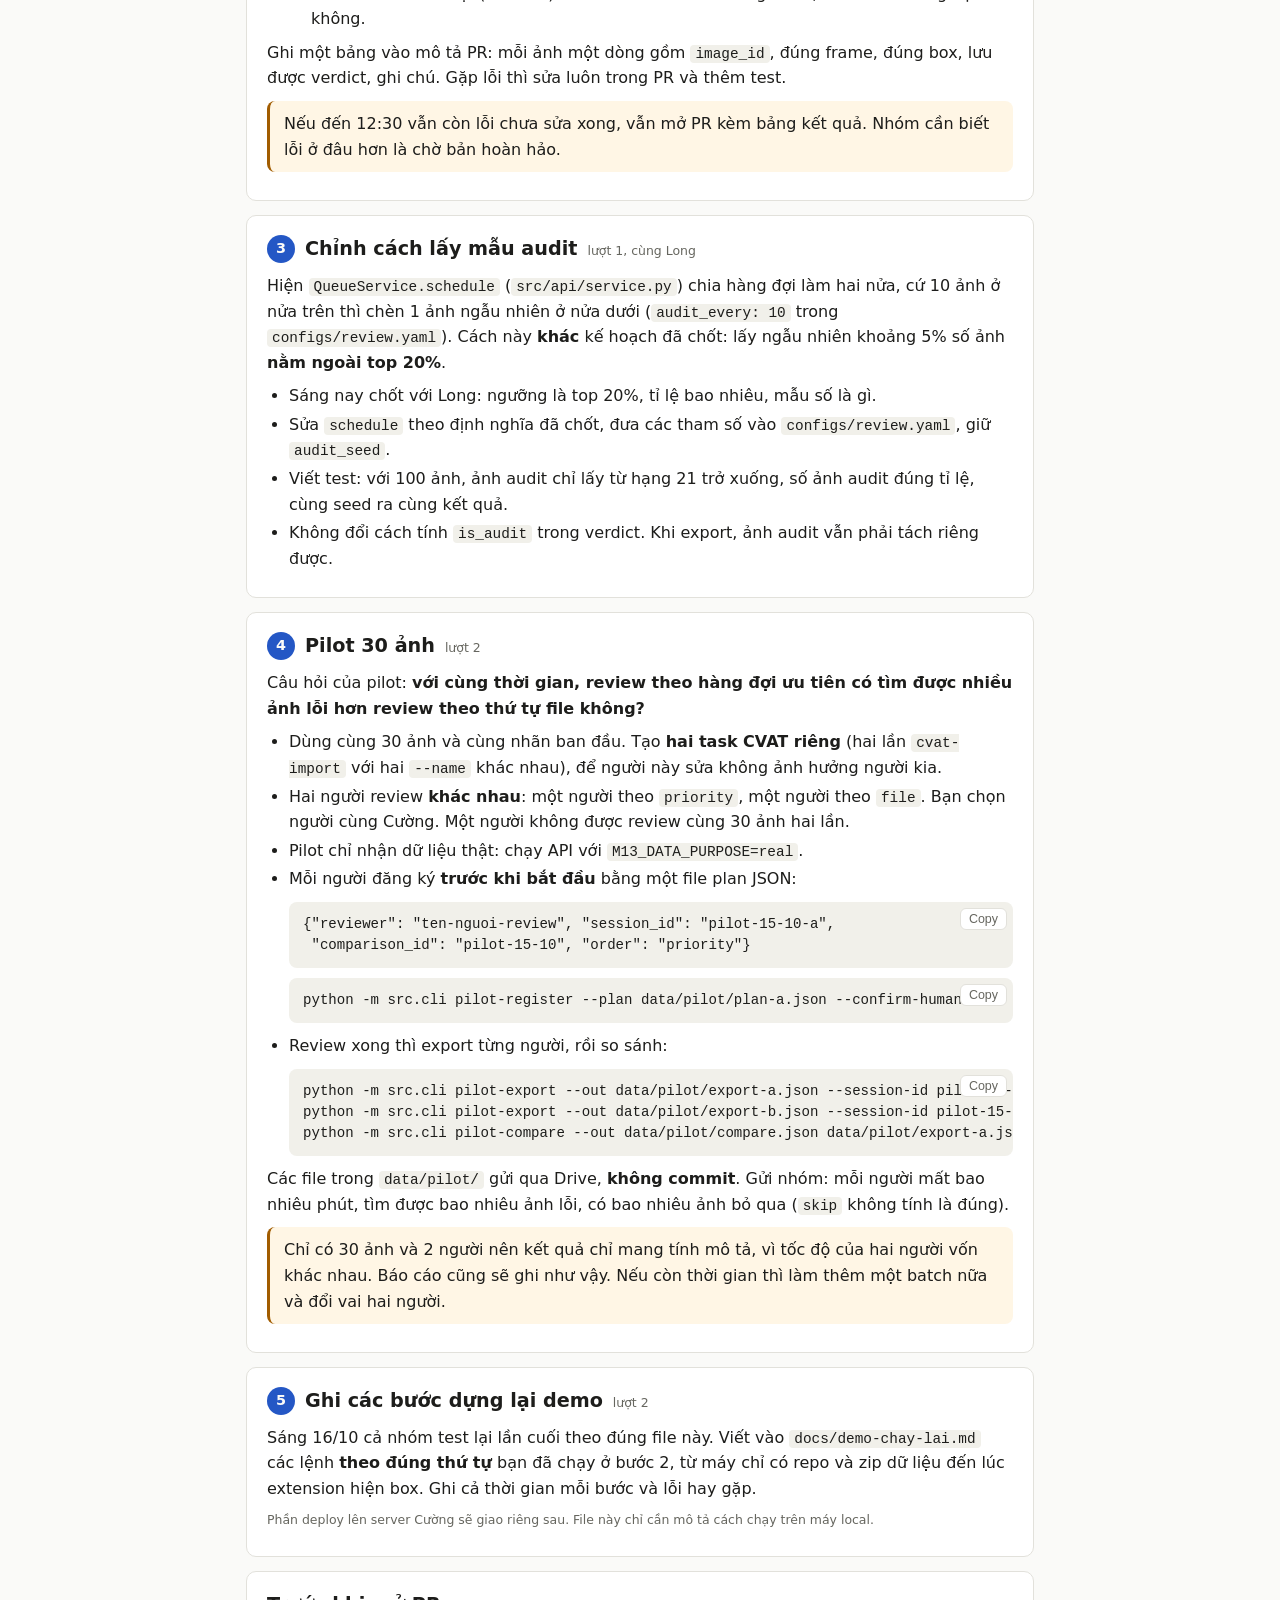
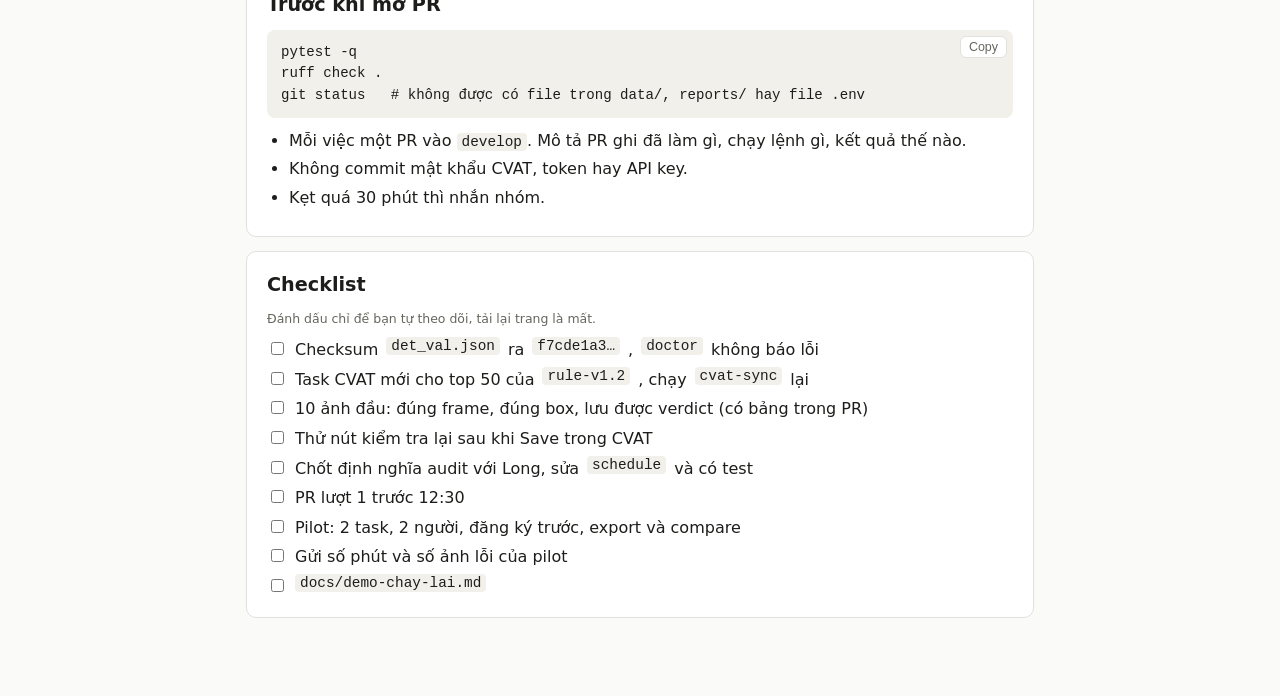
<file: docs/huong-dan-tuanh-15-10.html>
<!doctype html>
<html lang="vi">
<head>
<meta charset="utf-8">
<meta name="viewport" content="width=device-width, initial-scale=1">
<title>Hướng dẫn Tú Anh 15/10</title>
<style>
:root {
  --bg: #fafaf8; --fg: #1d1d1b; --muted: #66665f; --line: #e2e1db; --card: #ffffff;
  --code-bg: #f1f0ea; --accent: #2457c5; --ok: #1f7a3d; --warn: #a15c00; --bad: #b42318;
  --warn-bg: #fff6e5; --bad-bg: #fdecea; --ok-bg: #e9f6ee;
}
@media (prefers-color-scheme: dark) {
  :root:not([data-theme="light"]) {
    --bg: #161615; --fg: #ecebe6; --muted: #a3a29b; --line: #34332f; --card: #1f1f1d;
    --code-bg: #2a2a27; --accent: #7aa2ff; --ok: #6fcf8f; --warn: #f0b45a; --bad: #ff8a80;
    --warn-bg: #2e2516; --bad-bg: #2f1a18; --ok-bg: #16281d;
  }
}
:root[data-theme="dark"] {
  --bg: #161615; --fg: #ecebe6; --muted: #a3a29b; --line: #34332f; --card: #1f1f1d;
  --code-bg: #2a2a27; --accent: #7aa2ff; --ok: #6fcf8f; --warn: #f0b45a; --bad: #ff8a80;
  --warn-bg: #2e2516; --bad-bg: #2f1a18; --ok-bg: #16281d;
}
* { box-sizing: border-box; }
body { margin: 0; background: var(--bg); color: var(--fg);
  font: 16px/1.6 system-ui, -apple-system, "Segoe UI", Roboto, sans-serif; }
main { max-width: 820px; margin: 0 auto; padding: 32px 16px 64px; }
h1 { font-size: 1.7rem; margin: 0 0 4px; }
h2 { font-size: 1.2rem; margin: 0 0 8px; display: flex; gap: 10px; align-items: baseline; }
.sub { color: var(--muted); margin: 0 0 24px; }
.num { flex: none; width: 28px; height: 28px; border-radius: 50%; background: var(--accent); color: var(--bg);
  display: inline-grid; place-items: center; font-size: .9rem; font-weight: 600; transform: translateY(-2px); }
section { background: var(--card); border: 1px solid var(--line); border-radius: 10px; padding: 18px 20px; margin: 14px 0; }
p { margin: 8px 0; }
ul, ol { margin: 8px 0; padding-left: 22px; }
li { margin: 3px 0; }
code { background: var(--code-bg); padding: 1px 5px; border-radius: 4px; font: .9em ui-monospace, SFMono-Regular, Menlo, monospace; overflow-wrap: anywhere; }
.cmd { position: relative; margin: 10px 0; }
pre { background: var(--code-bg); border-radius: 8px; padding: 12px 14px; margin: 0; overflow-x: auto;
  font: .88rem/1.5 ui-monospace, SFMono-Regular, Menlo, monospace; }
.copy { position: absolute; top: 6px; right: 6px; border: 1px solid var(--line); background: var(--card); color: var(--muted);
  border-radius: 6px; font-size: .78rem; padding: 3px 8px; cursor: pointer; }
.copy:hover { color: var(--fg); }
.note { border-radius: 8px; padding: 10px 14px; margin: 10px 0; }
.note.warn { background: var(--warn-bg); border-left: 3px solid var(--warn); }
.note.bad { background: var(--bad-bg); border-left: 3px solid var(--bad); }
.note.ok { background: var(--ok-bg); border-left: 3px solid var(--ok); }
table { border-collapse: collapse; width: 100%; font-size: .93rem; margin: 8px 0; }
th, td { text-align: left; padding: 7px 8px; border-bottom: 1px solid var(--line); vertical-align: top; }
th { color: var(--muted); font-weight: 600; }
.tbl { overflow-x: auto; }
label.chk { display: flex; gap: 8px; align-items: flex-start; margin: 4px 0; cursor: pointer; }
label.chk input { margin-top: 5px; }
.tag { font-size: .78rem; color: var(--muted); font-weight: 400; }
</style>
</head>
<body>
<main>
<h1>Việc của Tú Anh · 15/10</h1>
<p class="sub">Chạy hàng đợi thật qua CVAT và extension, chỉnh cách lấy mẫu audit, sau đó pilot 30 ảnh. <b>Lượt 1 mở PR trước 12:30</b>, lượt 2 nộp trước buổi review tối. Cấu hình và số liệu đóng băng sau buổi review tối 15/10.</p>

<section>
<h2>Nhóm đã đổi sang nhãn BDD100K bản 2018</h2>
<p>Từ 14/10, nhóm dùng nhãn gốc bản 2018 lấy từ Drive của Sơn, thay cho det_20. Tôi đã tiêm lỗi lại, chạy lại toàn bộ hàng đợi và đã merge vào <code>develop</code>. Hàng đợi dùng cho demo vẫn là <code>rule-v1.2</code>.</p>
<p>Trên 2000 ảnh test, hàng đợi <code>rule-v1.2</code> bắt được 0.310 số lỗi khi chỉ review 20% ảnh đầu, còn thứ tự ngẫu nhiên bắt được 0.205.</p>
<div class="note warn">Mapping CVAT, file <code>data/review.db</code> và các task CVAT bạn tạo từ nhãn det_20 đều đã cũ. Bạn tạo task mới, không sửa task cũ.</div>
</section>

<section>
<h2><span class="num">1</span> Lấy code và dữ liệu</h2>
<div class="cmd"><pre>git fetch
git checkout -b feat/tuanh-review-that origin/develop
uv pip install -e ".[dev]"</pre></div>
<p>Tải <a href="https://drive.google.com/drive/folders/1JHSxrLOmYw1VAhiSNd4Ns-5T3iTMOiyQ"><code>m13-data-2018-14-10.zip</code></a> (38MB), giải nén ở thư mục gốc repo. Ảnh không có trong zip. Nếu máy bạn chưa có ảnh thì lấy <code>bdd100k_dataset_for_yolo.zip</code> trên <a href="https://drive.google.com/drive/folders/1l6m-NQaUovVrjoU2VNubIm7743qUlAST">Drive của Sơn</a>, đặt 10k ảnh val vào <code>data/bdd100k/images/100k/val/</code>.</p>
<div class="cmd"><pre>unzip -o m13-data-2018-14-10.zip
rm -rf data/cache
sha256sum data/bdd100k/labels/det_20/det_val.json
# phải ra: f7cde1a3bc064b2cbd2ffbcf58b29889e7396f4a4176fd17e3d93e08dfb4ff00
python -m src.cli doctor</pre></div>
<div class="note bad">Checksum ra khác thì <b>dừng lại</b> và báo tôi.</div>
</section>

<section>
<h2><span class="num">2</span> Chạy <code>rule-v1.2</code> qua CVAT và extension <span class="tag">lượt 1</span></h2>
<p>Mục tiêu là trả lời câu hỏi: <b>hàng đợi thật, ảnh thật và box nghi vấn thật có hiện đúng trong CVAT không?</b> Đến giờ luồng này mới chạy với fixture.</p>
<ol>
  <li>Bật CVAT local, chạy <code>python -m src.cli doctor</code>, kiểm tra CVAT mở được ở <code>http://localhost:8080</code>.</li>
  <li>Nạp ảnh của hàng đợi vào một task CVAT <b>mới</b>. Nạp trước 50 ảnh đầu cho nhanh: tạo file CSV con chứa 50 dòng đầu, giữ nguyên header.
<div class="cmd"><pre>head -n 51 reports/ranked_queue_rule-v1.2.csv > data/queue-rule-v1.2-top50.csv
python -m src.cli cvat-import --name m13-rule-v1.2-top50 --queue data/queue-rule-v1.2-top50.csv
python -m src.cli cvat-sync --queue data/queue-rule-v1.2-top50.csv</pre></div>
  </li>
  <li>Chạy API, trỏ vào hàng đợi và evidence <code>rule-v1.2</code>:
<div class="cmd"><pre>M13_QUEUE_FILE=reports/ranked_queue_rule-v1.2.csv \
M13_EVIDENCE_FILE=reports/evidence_rule-v1.2.jsonl \
python -m src.cli serve</pre></div>
  </li>
  <li>Mở extension trong CVAT, review lần lượt <b>10 ảnh đầu</b>. Với mỗi ảnh, kiểm tra:
    <ul>
      <li>CVAT có nhảy đúng frame của <code>image_id</code> không;</li>
      <li>box nghi vấn có tô đúng vị trí trong <code>evidence_rule-v1.2.jsonl</code> không;</li>
      <li>lý do hiển thị có đọc được không;</li>
      <li>lưu verdict có ghi vào <code>data/review.db</code> không, bộ đếm thời gian có chạy không;</li>
      <li>bấm nút kiểm tra lại (recheck) sau khi sửa và Save trong CVAT, xem có ra hàng đợi mới không.</li>
    </ul>
  </li>
</ol>
<p>Ghi một bảng vào mô tả PR: mỗi ảnh một dòng gồm <code>image_id</code>, đúng frame, đúng box, lưu được verdict, ghi chú. Gặp lỗi thì sửa luôn trong PR và thêm test.</p>
<div class="note warn">Nếu đến 12:30 vẫn còn lỗi chưa sửa xong, vẫn mở PR kèm bảng kết quả. Nhóm cần biết lỗi ở đâu hơn là chờ bản hoàn hảo.</div>
</section>

<section>
<h2><span class="num">3</span> Chỉnh cách lấy mẫu audit <span class="tag">lượt 1, cùng Long</span></h2>
<p>Hiện <code>QueueService.schedule</code> (<code>src/api/service.py</code>) chia hàng đợi làm hai nửa, cứ 10 ảnh ở nửa trên thì chèn 1 ảnh ngẫu nhiên ở nửa dưới (<code>audit_every: 10</code> trong <code>configs/review.yaml</code>). Cách này <b>khác</b> kế hoạch đã chốt: lấy ngẫu nhiên khoảng 5% số ảnh <b>nằm ngoài top 20%</b>.</p>
<ul>
  <li>Sáng nay chốt với Long: ngưỡng là top 20%, tỉ lệ bao nhiêu, mẫu số là gì.</li>
  <li>Sửa <code>schedule</code> theo định nghĩa đã chốt, đưa các tham số vào <code>configs/review.yaml</code>, giữ <code>audit_seed</code>.</li>
  <li>Viết test: với 100 ảnh, ảnh audit chỉ lấy từ hạng 21 trở xuống, số ảnh audit đúng tỉ lệ, cùng seed ra cùng kết quả.</li>
  <li>Không đổi cách tính <code>is_audit</code> trong verdict. Khi export, ảnh audit vẫn phải tách riêng được.</li>
</ul>
</section>

<section>
<h2><span class="num">4</span> Pilot 30 ảnh <span class="tag">lượt 2</span></h2>
<p>Câu hỏi của pilot: <b>với cùng thời gian, review theo hàng đợi ưu tiên có tìm được nhiều ảnh lỗi hơn review theo thứ tự file không?</b></p>
<ul>
  <li>Dùng cùng 30 ảnh và cùng nhãn ban đầu. Tạo <b>hai task CVAT riêng</b> (hai lần <code>cvat-import</code> với hai <code>--name</code> khác nhau), để người này sửa không ảnh hưởng người kia.</li>
  <li>Hai người review <b>khác nhau</b>: một người theo <code>priority</code>, một người theo <code>file</code>. Bạn chọn người cùng Cường. Một người không được review cùng 30 ảnh hai lần.</li>
  <li>Pilot chỉ nhận dữ liệu thật: chạy API với <code>M13_DATA_PURPOSE=real</code>.</li>
  <li>Mỗi người đăng ký <b>trước khi bắt đầu</b> bằng một file plan JSON:
<div class="cmd"><pre>{"reviewer": "ten-nguoi-review", "session_id": "pilot-15-10-a",
 "comparison_id": "pilot-15-10", "order": "priority"}</pre></div>
<div class="cmd"><pre>python -m src.cli pilot-register --plan data/pilot/plan-a.json --confirm-human</pre></div>
  </li>
  <li>Review xong thì export từng người, rồi so sánh:
<div class="cmd"><pre>python -m src.cli pilot-export --out data/pilot/export-a.json --session-id pilot-15-10-a
python -m src.cli pilot-export --out data/pilot/export-b.json --session-id pilot-15-10-b
python -m src.cli pilot-compare --out data/pilot/compare.json data/pilot/export-a.json data/pilot/export-b.json</pre></div>
  </li>
</ul>
<p>Các file trong <code>data/pilot/</code> gửi qua Drive, <b>không commit</b>. Gửi nhóm: mỗi người mất bao nhiêu phút, tìm được bao nhiêu ảnh lỗi, có bao nhiêu ảnh bỏ qua (<code>skip</code> không tính là đúng).</p>
<div class="note warn">Chỉ có 30 ảnh và 2 người nên kết quả chỉ mang tính mô tả, vì tốc độ của hai người vốn khác nhau. Báo cáo cũng sẽ ghi như vậy. Nếu còn thời gian thì làm thêm một batch nữa và đổi vai hai người.</div>
</section>

<section>
<h2><span class="num">5</span> Ghi các bước dựng lại demo <span class="tag">lượt 2</span></h2>
<p>Sáng 16/10 cả nhóm test lại lần cuối theo đúng file này. Viết vào <code>docs/demo-chay-lai.md</code> các lệnh <b>theo đúng thứ tự</b> bạn đã chạy ở bước 2, từ máy chỉ có repo và zip dữ liệu đến lúc extension hiện box. Ghi cả thời gian mỗi bước và lỗi hay gặp.</p>
<p class="tag">Phần deploy lên server Cường sẽ giao riêng sau. File này chỉ cần mô tả cách chạy trên máy local.</p>
</section>

<section>
<h2>Trước khi mở PR</h2>
<div class="cmd"><pre>pytest -q
ruff check .
git status   # không được có file trong data/, reports/ hay file .env</pre></div>
<ul>
  <li>Mỗi việc một PR vào <code>develop</code>. Mô tả PR ghi đã làm gì, chạy lệnh gì, kết quả thế nào.</li>
  <li>Không commit mật khẩu CVAT, token hay API key.</li>
  <li>Kẹt quá 30 phút thì nhắn nhóm.</li>
</ul>
</section>

<section>
<h2>Checklist</h2>
<p class="tag">Đánh dấu chỉ để bạn tự theo dõi, tải lại trang là mất.</p>
<label class="chk"><input type="checkbox"> Checksum <code>det_val.json</code> ra <code>f7cde1a3…</code>, <code>doctor</code> không báo lỗi</label>
<label class="chk"><input type="checkbox"> Task CVAT mới cho top 50 của <code>rule-v1.2</code>, chạy <code>cvat-sync</code> lại</label>
<label class="chk"><input type="checkbox"> 10 ảnh đầu: đúng frame, đúng box, lưu được verdict (có bảng trong PR)</label>
<label class="chk"><input type="checkbox"> Thử nút kiểm tra lại sau khi Save trong CVAT</label>
<label class="chk"><input type="checkbox"> Chốt định nghĩa audit với Long, sửa <code>schedule</code> và có test</label>
<label class="chk"><input type="checkbox"> PR lượt 1 trước 12:30</label>
<label class="chk"><input type="checkbox"> Pilot: 2 task, 2 người, đăng ký trước, export và compare</label>
<label class="chk"><input type="checkbox"> Gửi số phút và số ảnh lỗi của pilot</label>
<label class="chk"><input type="checkbox"> <code>docs/demo-chay-lai.md</code></label>
</section>
</main>
<script>
document.querySelectorAll('.cmd').forEach(function (box) {
  var b = document.createElement('button');
  b.className = 'copy'; b.type = 'button'; b.textContent = 'Copy';
  b.onclick = function () {
    var t = box.querySelector('pre').innerText.split('\n').filter(function (l) { return !/^\s*#/.test(l); }).join('\n');
    navigator.clipboard.writeText(t).then(function () { b.textContent = 'Đã copy'; setTimeout(function () { b.textContent = 'Copy'; }, 1200); });
  };
  box.appendChild(b);
});
</script>
</body>
</html>
</file>
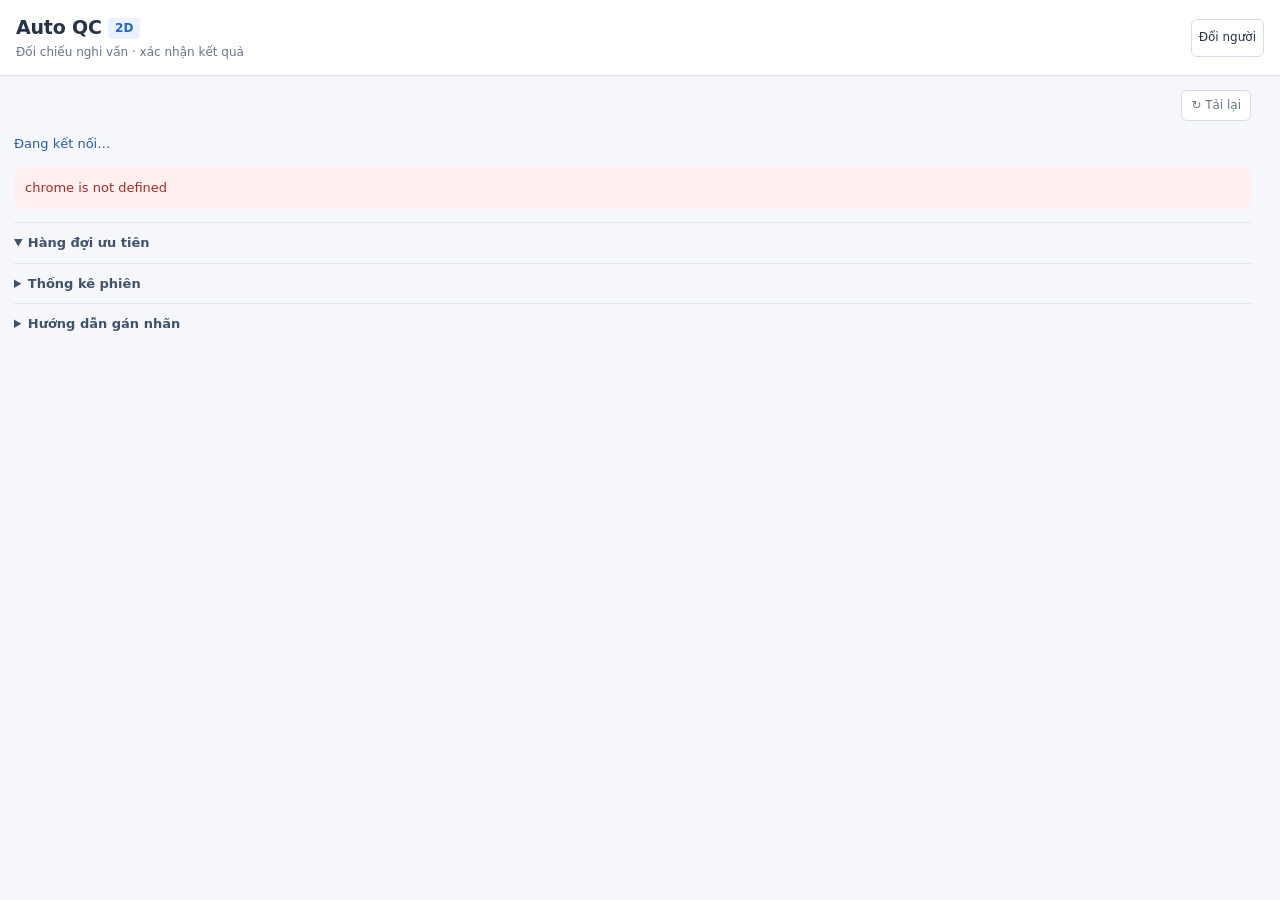
<file: extension/sidepanel.html>
<!doctype html>
<html lang="vi">
<head><meta charset="utf-8"><meta name="viewport" content="width=device-width, initial-scale=1">
<title>M13 QC 2D</title><link rel="stylesheet" href="sidepanel.css"></head>
<body>
<header><div><h1>Auto QC <span>2D</span></h1><small id="reviewer-name">Đối chiếu nghi vấn · xác nhận kết quả</small></div><button id="identity-toggle" title="Đổi người review">Đổi người</button></header>
<main>
<section id="identity" hidden><form id="identity-form">
<label>Tên của bạn <input id="reviewer" required maxlength="100" autocomplete="name" placeholder="Ví dụ: Tú Anh"></label>
<p class="hint">Bộ ảnh đã được chuẩn bị sẵn. Kết quả sẽ được lưu theo tên của bạn.</p>
<button type="submit" class="primary">Bắt đầu</button></form></section>
<div class="session-heading"><span id="count"></span><button id="refresh" title="Tải lại hàng đợi">↻ Tải lại</button></div>
<p id="job-context" class="muted"></p>
<button id="check-job" class="primary" hidden>Kiểm tra job này</button>
<p id="job-check-status" role="status" class="muted" hidden></p>
<p id="status" role="status" aria-live="polite">Đang kết nối…</p>
<p id="error" role="alert" hidden></p>
<p id="data-kind" class="badge" hidden></p>
<section id="selected" hidden>
<h2 id="image-title"></h2>
<button id="run-qc" class="primary main-action">▶ Kiểm tra nhãn đã lưu</button>
<p class="hint">Bấm Save trong CVAT trước khi kiểm tra.</p>
<section id="result"><div class="result-heading"><h3>Điểm rủi ro</h3><strong id="risk-score"></strong></div><p class="hint">Điểm cao: ưu tiên xem trước. Điểm 0 vẫn có thể có lỗi.</p><p id="result-summary"></p><ul id="reasons"></ul><details id="evidence-details"><summary>Vị trí cần đối chiếu <span id="evidence-count"></span></summary><ul id="evidence"></ul></details></section>
<p id="saved-status" role="status">Chưa đọc lại nhãn đã Save.</p>
<details id="annotation-details"><summary>Tọa độ và chi tiết</summary>
<ul id="saved-labels"></ul><button id="read-saved">Xem nhãn đã lưu</button><button id="recheck" disabled>Kiểm tra nhãn vừa đọc</button>
<label class="note">Ghi chú (không bắt buộc)<textarea id="note" rows="2" maxlength="10000"></textarea></label>
<details id="image-preview"><summary>Ảnh xem trước</summary><div id="preview"><img id="image" alt="Ảnh đang review"><canvas id="boxes"></canvas></div><p id="image-error" hidden></p></details>
</details>
<nav><button id="previous">← Ảnh trước</button><button id="next">Ảnh tiếp →</button></nav>
</section>
<details id="queue-section" open><summary>Hàng đợi ưu tiên</summary><ul id="queue"></ul><button id="more" hidden>Xem thêm</button></details>
<details><summary>Thống kê phiên</summary><p id="stats">Chưa có dữ liệu</p><button id="new-review">Bắt đầu lượt mới</button></details>
<details><summary>Hướng dẫn gán nhãn</summary><p class="hint">Xem quy định của bộ ảnh. Thay đổi quy định cần người phụ trách đối chiếu và duyệt trước khi áp dụng.</p><button id="open-guideline">Mở hướng dẫn gán nhãn</button></details>
</main>
<footer id="review-footer" hidden><p class="footer-label">Kết luận cho ảnh này · không tự sửa hoặc lưu nhãn CVAT</p>
<div id="actions"><button data-verdict="error" title="Đã đối chiếu và xác nhận có lỗi nhãn"><kbd>1</kbd> Có lỗi</button><button data-verdict="false_alarm" title="Cảnh báo không đúng sau khi đối chiếu"><kbd>2</kbd> Báo nhầm</button><button data-verdict="skip" title="Chưa đủ thông tin để kết luận"><kbd>3</kbd> Chưa rõ</button></div>
<button id="retry" hidden>Thử lưu lại kết luận</button><p id="timer">Chưa bắt đầu</p></footer>
<script src="sidepanel.js"></script>
</body></html>
</file>
<file: extension/sidepanel.css>
:root {color-scheme:light;font:14px/1.55 system-ui,-apple-system,"Segoe UI",sans-serif;color:#253347;background:#f5f7fa}
* {box-sizing:border-box}
body {margin:0;font:inherit;height:100vh;height:100dvh;display:flex;flex-direction:column;overflow:hidden}
header {flex:none;display:flex;align-items:center;gap:12px;background:#fff;border-bottom:1px solid #dce3ec;padding:14px 16px}
header>div {flex:1;min-width:0}
h1 {font-size:19px;line-height:1.4;margin:0;font-weight:650;letter-spacing:-.2px}
h1 span {display:inline-block;vertical-align:middle;font-size:12px;background:#eaf1ff;color:#2365cc;padding:2px 7px;border-radius:4px;letter-spacing:0}
header small,.muted {color:#67768b;font-size:12px}
header small {display:block;margin-top:2px}
#identity-toggle {font-size:12px;min-height:38px;padding:7px}
main {flex:1;min-height:0;overflow-y:auto;scrollbar-gutter:stable;padding:14px}
h2 {font-size:15px;line-height:1.5;margin:0;overflow-wrap:anywhere}
h3 {font-size:14px;font-weight:600;margin:0}
button {cursor:pointer;border:1px solid #d4deea;border-radius:6px;padding:9px 12px;background:#fff;color:inherit;font:inherit;transition:background .12s,border-color .12s}
button:hover {background:#edf3ff;border-color:#7ba4e8}
button:focus-visible,summary:focus-visible,input:focus-visible,select:focus-visible,textarea:focus-visible {outline:2px solid #1677ff;outline-offset:2px}
button:disabled {opacity:.5;cursor:not-allowed}
input,select,textarea {width:100%;padding:9px;border:1px solid #cbd6e4;border-radius:6px;font:inherit}
label {display:block;margin:9px 0}
.primary {background:#1677ff;color:#fff;border-color:#1677ff;font-weight:600}
.primary:hover {background:#0958d9;color:#fff}
.main-action {width:100%;margin-top:12px;padding:11px 8px;font-size:15px;min-height:44px}
.session-heading,nav,.result-heading {display:flex;align-items:center;justify-content:space-between;gap:8px}
.session-heading {color:#67768b;font-size:13px}
#refresh {padding:5px 9px;font-size:12px}
#status {font-size:13px;color:#2360a7;overflow-wrap:anywhere}
#error {background:#fff0ef;color:#a42c27;padding:11px;white-space:pre-wrap;overflow-wrap:anywhere;border-radius:7px;font-size:13px}
#warnings,.hint {color:#796947;font-size:12px;overflow-wrap:anywhere}
.hint {margin:7px 0 12px}
#selected {background:#fff;border:1px solid #dce3ec;border-radius:8px;padding:12px}
#model-version {overflow-wrap:anywhere;margin:4px 0}
#result {border:1px solid #e0e7ef;border-left:3px solid #e7a82e;border-radius:6px;padding:12px;margin:14px 0 10px}
#result[data-level=clear] {border-left-color:#36a178}
#result[data-level=unscored] {border-left-color:#95a1b2}
#risk-score {font-size:23px;line-height:1.3;color:#1d5fca;white-space:nowrap;font-variant-numeric:tabular-nums}
#result-summary {font-weight:600;margin:10px 0 7px}
#score-origin,#active-checks {margin:6px 0;overflow-wrap:anywhere}
#reasons,#saved-labels {padding-left:19px;margin:7px 0;overflow-wrap:anywhere}
#reasons li {margin:7px 0}
#evidence {list-style:none;padding:0;margin:8px 0;max-height:240px;overflow:auto;scrollbar-gutter:stable}
#evidence li {display:flex;align-items:flex-start;gap:7px;border-top:1px solid #edf0f4;padding:9px 0}
#evidence label {display:flex;flex:1;align-items:flex-start;gap:7px;margin:0;min-width:0;overflow-wrap:anywhere}
#evidence input {flex:none;margin-top:5px}
#evidence-count {font-weight:400;color:#67768b}
#saved-status {font-size:12px;color:#62728a;margin:10px 0}
#review-footer {flex:none;border-top:1px solid #dce3ec;background:#fff;padding:11px 14px 10px;box-shadow:0 -3px 12px #25334708}
.footer-label {font-size:12px;font-weight:600;color:#62728a;margin:0 0 8px}
#actions {display:flex;gap:7px}
#actions button {display:flex;align-items:center;justify-content:center;gap:6px;flex:1;padding:10px 5px;min-height:44px;font-size:14px;font-weight:600;white-space:nowrap}
#actions button:first-child {background:#1677ff;border-color:#1677ff;color:#fff}
#actions button:first-child:hover {background:#0958d9}
kbd {font-family:inherit;font-size:11px;line-height:1.4;font-weight:500;min-width:18px;text-align:center;border:1px solid currentColor;border-radius:3px;padding:0 3px;opacity:.8}
#timer {font-size:12px;color:#67768b;font-variant-numeric:tabular-nums;margin:7px 0 0}
#retry {border-color:#a42c27;color:#a42c27;margin-top:8px;width:100%}
details {margin:10px 0;border-top:1px solid #e0e6ef;padding-top:10px}
summary {cursor:pointer;font-size:13px;font-weight:600;color:#41536b;line-height:1.5}
#identity {background:#fff;padding:12px;border:1px solid #dce3ec;border-radius:8px;margin-bottom:12px}
#queue {list-style:none;padding:0;margin:10px 0}
#queue>li {margin:8px 0}
.row {width:100%;text-align:left;padding:11px;background:#fff}
.row.active {border-color:#1677ff;background:#edf4ff}
.rank {font-size:13px;font-weight:600;overflow-wrap:anywhere}
.row ul {font-size:12px;color:#67768b;margin:6px 0 0;padding-left:17px}
#preview {position:relative;margin-top:8px}
#image {display:block;width:100%;height:auto}
#boxes {position:absolute;inset:0;width:100%;height:100%;pointer-events:none}
nav {margin-top:12px}
nav button {flex:1}
.badge {background:#fff4da;color:#81591e;border:1px solid #efd59c;border-radius:6px;padding:8px;font-size:12px}
.chip {flex:none;min-width:21px;height:21px;border-radius:4px;font-size:12px;font-weight:700;line-height:17px;text-align:center;color:#111;border:2px solid;margin-top:1px}
.chip.error {background:#ff1f1f;border-color:#ff1f1f;color:#fff}
.chip.review {background:#ffd000;border-color:#ffd000}
.view-box {flex:none;padding:4px 10px;font-size:12px}
[hidden] {display:none!important}
@media(max-width:350px) {main{padding:10px}#review-footer{padding:10px}#actions{gap:5px}#actions button{font-size:13px;gap:4px}}
</file>
